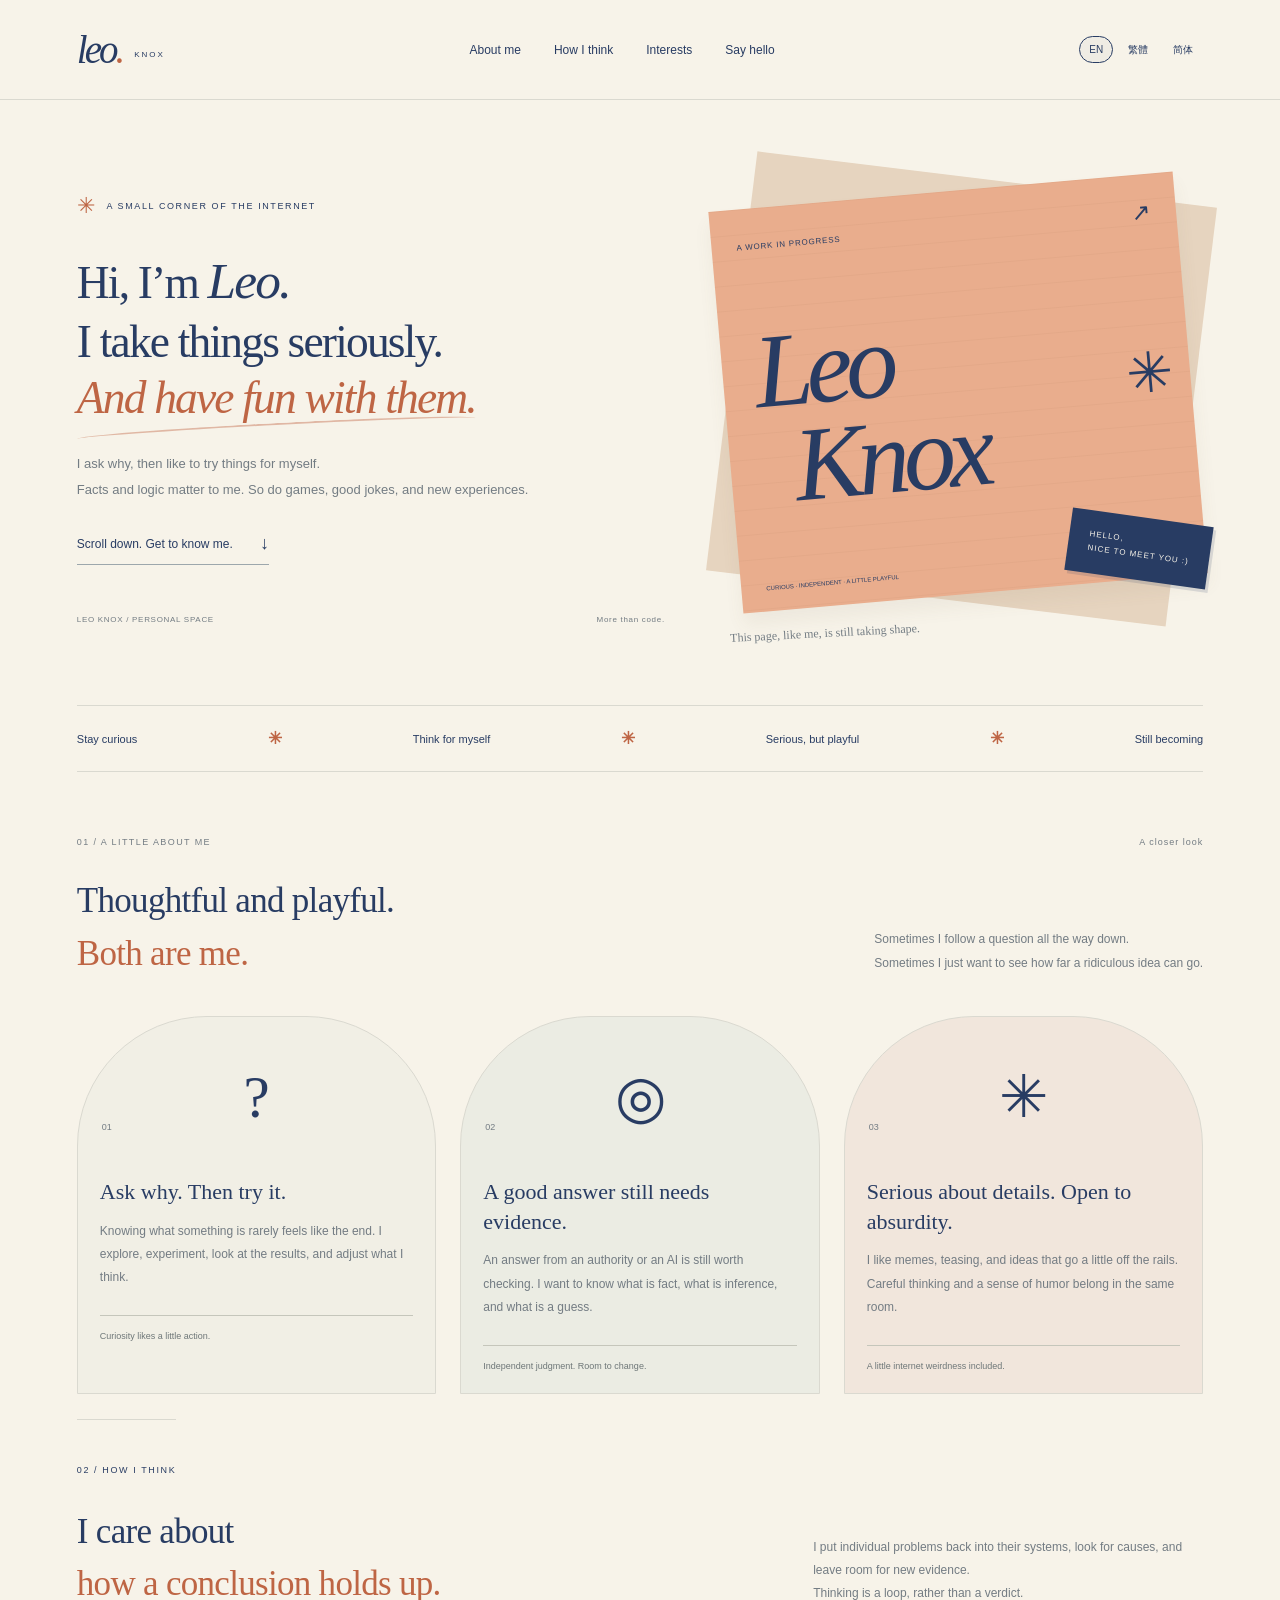
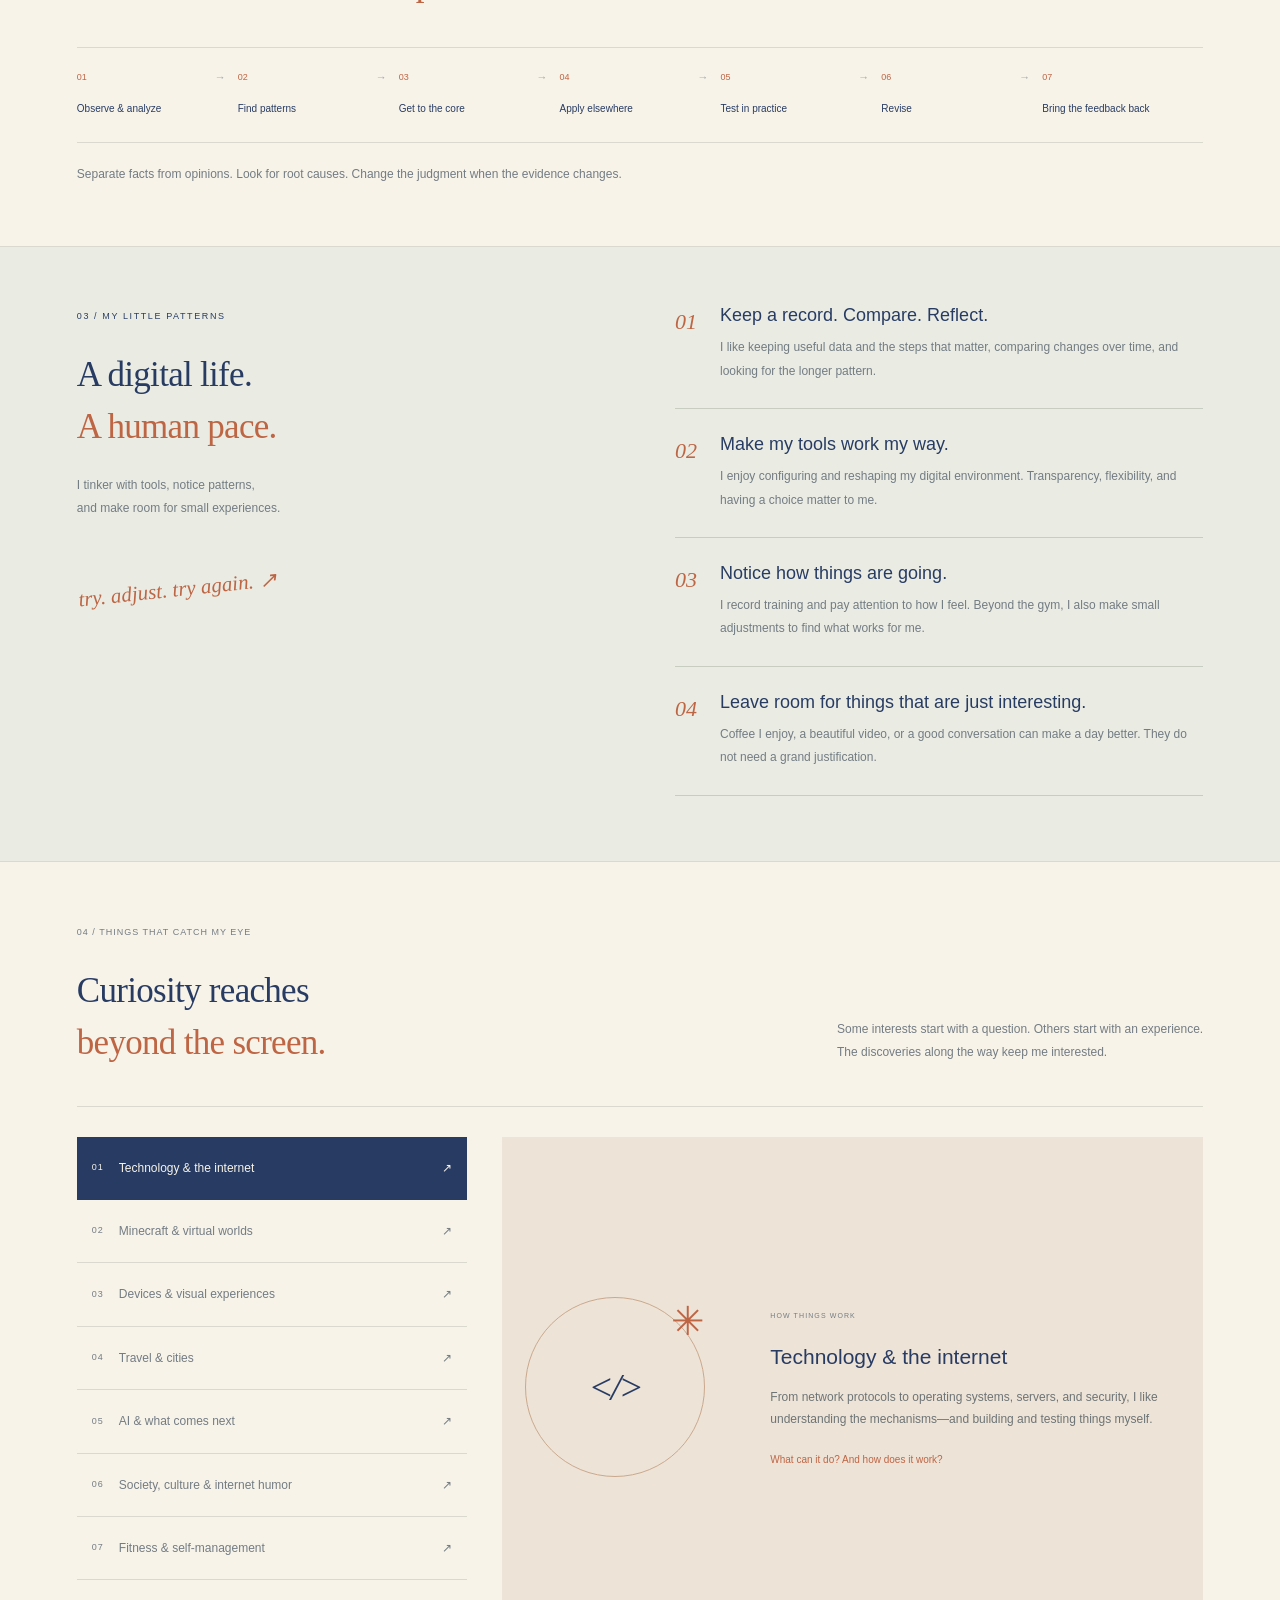
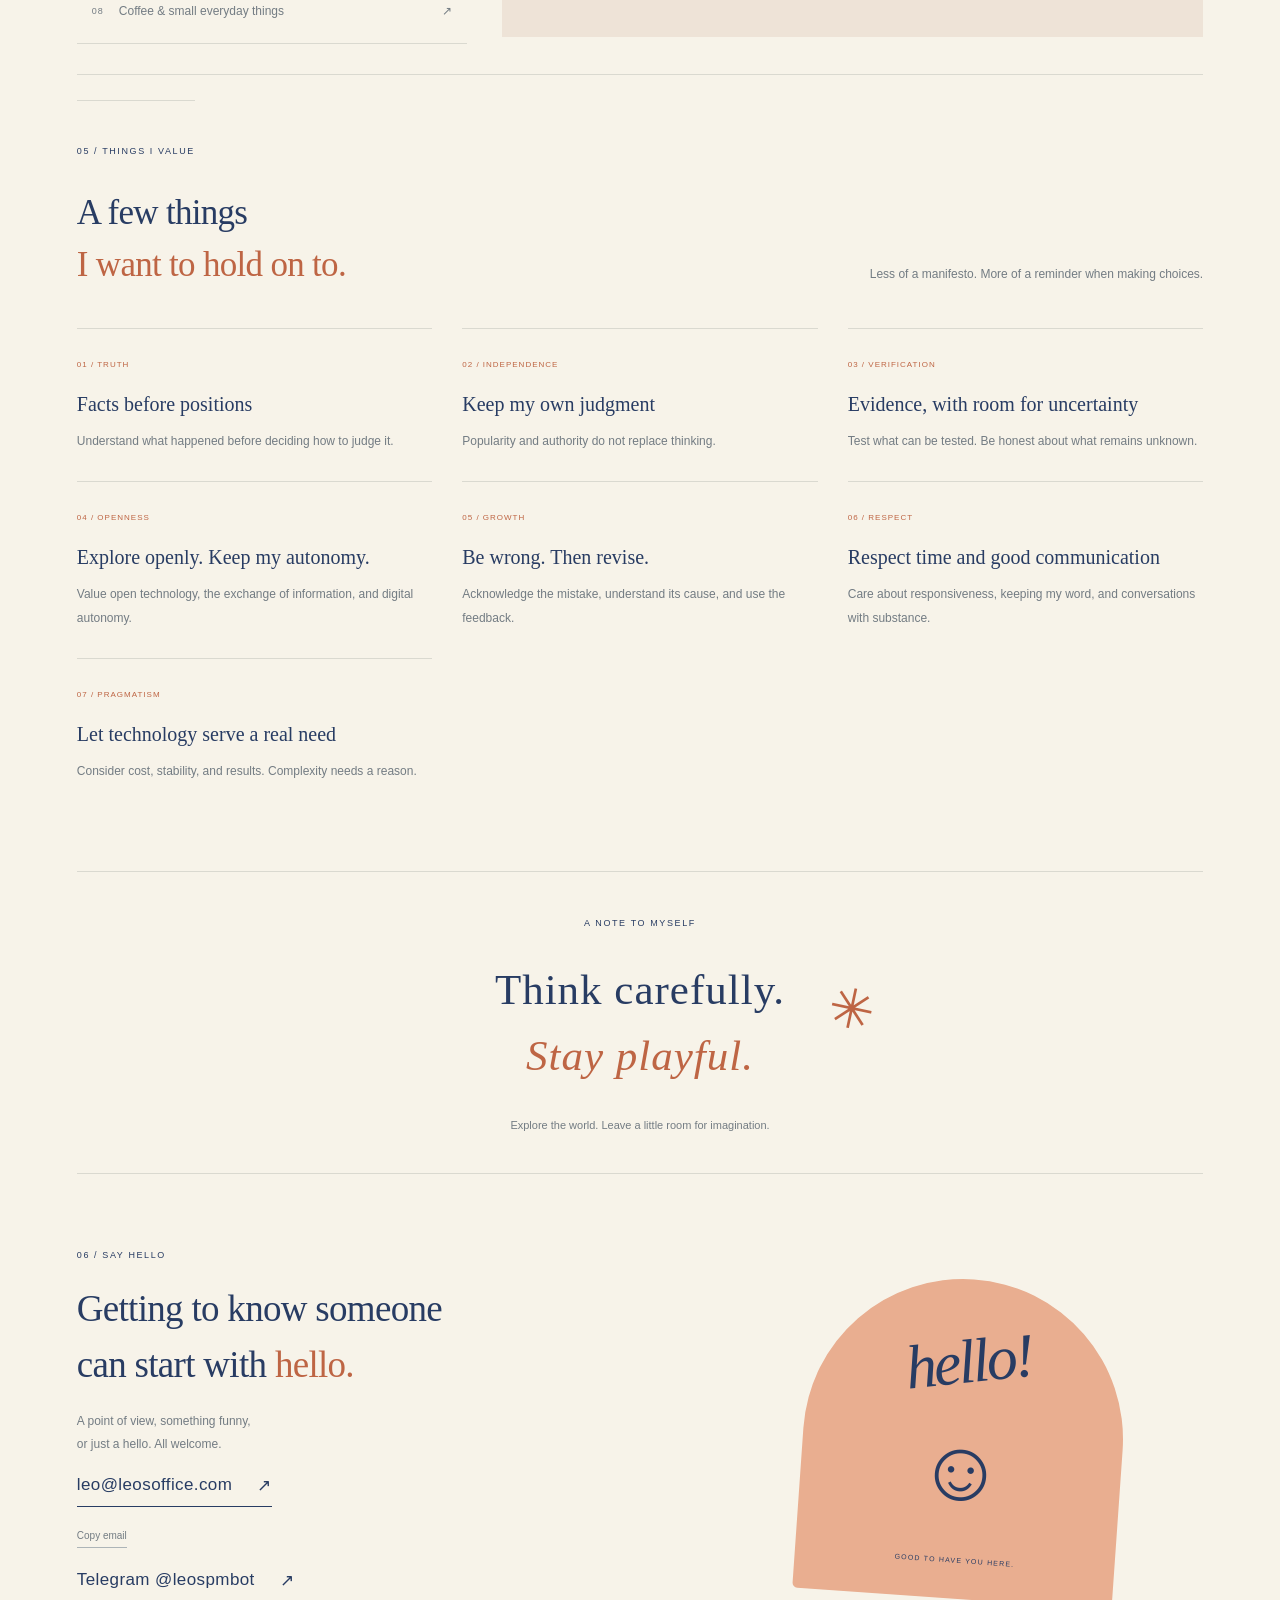
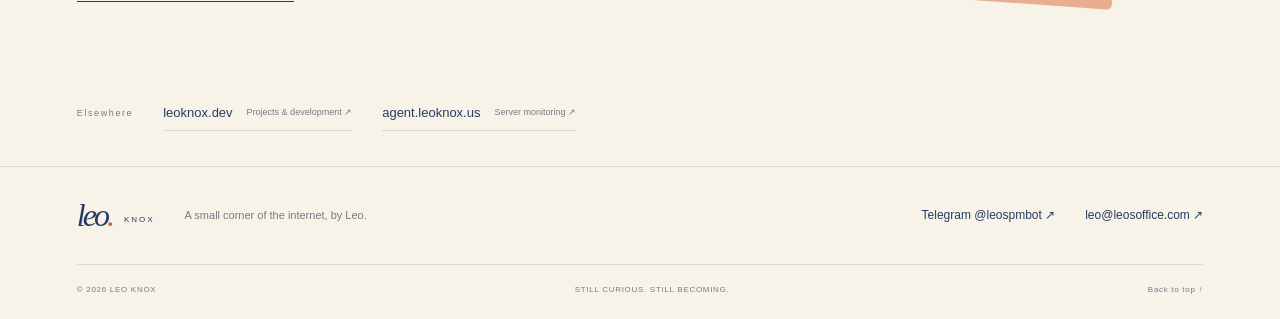
<file: index.html>
<!doctype html><html lang="en"><head><meta charset="utf-8"><meta name="viewport" content="width=device-width, initial-scale=1"><title>Leo Knox | Curious, independent, and here for the interesting bits</title><meta name="description" content="Meet Leo Knox: curious, independent, and hands-on. Technology, Minecraft, visual experiences, cities, AI, fitness, coffee, and how I make sense of the world."><meta name="robots" content="index,follow,max-image-preview:large"><meta name="theme-color" content="#f7f3e9"><link rel="canonical" href="https://www.leoknox.me/"><link rel="alternate" hreflang="en" href="https://www.leoknox.me/"><link rel="alternate" hreflang="zh-Hant" href="https://www.leoknox.me/zh-hant/"><link rel="alternate" hreflang="zh-Hans" href="https://www.leoknox.me/zh-hans/"><link rel="alternate" hreflang="x-default" href="https://www.leoknox.me/"><meta property="og:type" content="profile"><meta property="og:locale" content="en_US"><meta property="og:site_name" content="Leo Knox"><meta property="og:title" content="Leo Knox | Curious, independent, and here for the interesting bits"><meta property="og:description" content="Meet Leo Knox: curious, independent, and hands-on. Technology, Minecraft, visual experiences, cities, AI, fitness, coffee, and how I make sense of the world."><meta property="og:url" content="https://www.leoknox.me/"><meta property="og:image" content="https://www.leoknox.me/assets/og-en.png"><meta property="og:image:width" content="1200"><meta property="og:image:height" content="630"><meta property="og:image:alt" content="Leo Knox | Curious, independent, and here for the interesting bits"><meta name="twitter:card" content="summary_large_image"><meta name="twitter:title" content="Leo Knox | Curious, independent, and here for the interesting bits"><meta name="twitter:description" content="Meet Leo Knox: curious, independent, and hands-on. Technology, Minecraft, visual experiences, cities, AI, fitness, coffee, and how I make sense of the world."><meta name="twitter:image" content="https://www.leoknox.me/assets/og-en.png"><link rel="icon" type="image/svg+xml" href="assets/favicon.svg"><link rel="stylesheet" href="assets/style.css"><script type="application/ld+json">{"@context": "https://schema.org", "@type": "ProfilePage", "name": "Leo Knox | Curious, independent, and here for the interesting bits", "url": "https://www.leoknox.me/", "description": "Meet Leo Knox: curious, independent, and hands-on. Technology, Minecraft, visual experiences, cities, AI, fitness, coffee, and how I make sense of the world.", "inLanguage": "en", "mainEntity": {"@type": "Person", "name": "Leo Knox", "alternateName": "Leo", "email": "leo@leosoffice.com", "url": "https://www.leoknox.me/", "sameAs": ["https://t.me/leospmbot", "https://www.leoknox.dev/"]}}</script><script type="module" src="assets/main.js"></script></head><body><a class="skip" href="#main">Skip to content</a><header><a class="brand" href="./" aria-label="Leo’s personal homepage">leo<span>.</span><small>KNOX</small></a><button class="menu" aria-expanded="false" aria-controls="nav">Menu ＋</button><nav id="nav" aria-label="Main navigation"><a href="#person">About me</a><a href="#mind">How I think</a><a href="#interests">Interests</a><a href="#contact">Say hello</a></nav><div class="language-switch" aria-label="Choose a language"><a href="./" lang="en" hreflang="en" data-language="en" aria-current="page">EN</a><a href="zh-hant/" lang="zh-Hant" hreflang="zh-Hant" data-language="zh-Hant" >繁體</a><a href="zh-hans/" lang="zh-Hans" hreflang="zh-Hans" data-language="zh-Hans" >简体</a></div></header><div id="language-suggestion" class="language-suggestion" hidden><a id="suggested-language" href="./"></a><button id="dismiss-language" aria-label="Dismiss language suggestion / 關閉語言提示 / 关闭语言提示">×</button></div><main id="main"><section class="hero" id="hello"><div class="hero-copy"><div class="eyebrow"><span class="tiny-star">✳</span> A SMALL CORNER OF THE INTERNET</div><h1>Hi, I’m <span>Leo.</span><br>I take things seriously.<br><em>And have fun with them.</em></h1><p>I ask why, then like to try things for myself.<br>Facts and logic matter to me. So do games, good jokes, and new experiences.</p><a class="intro-link" href="#person">Scroll down. Get to know me. <span>↓</span></a><div class="hero-foot"><span>LEO KNOX / PERSONAL SPACE</span><span>More than code.</span></div></div><div class="identity-art"><div class="paper-back"></div><div class="identity-paper"><div class="paper-top"><span>A WORK IN PROGRESS</span><span>↗</span></div><div class="name-art" aria-label="Leo Knox">Leo<span>Knox<sup>✳</sup></span></div><div class="paper-bottom"><span>CURIOUS · INDEPENDENT · A LITTLE PLAYFUL</span><span>ME, STILL BECOMING.</span></div></div><div class="art-sticker">HELLO,<br>NICE TO MEET YOU :)</div><span class="art-caption">This page, like me, is still taking shape.</span></div></section><div class="small-strip"><span>Stay curious</span><b>✳</b><span>Think for myself</span><b>✳</b><span>Serious, but playful</span><b>✳</b><span>Still becoming</span></div>
<section class="person-section" id="person"><div class="section-label"><span>01 / A LITTLE ABOUT ME</span><span>A closer look</span></div><div class="person-intro"><h2>Thoughtful and playful.<br><span>Both are me.</span></h2><p>Sometimes I follow a question all the way down.<br>Sometimes I just want to see how far a ridiculous idea can go.</p></div><div class="trait-grid"><article><span class="trait-symbol">?</span><span class="trait-num">01</span><h3>Ask why. Then try it.</h3><p>Knowing what something is rarely feels like the end. I explore, experiment, look at the results, and adjust what I think.</p><span class="trait-tag">Curiosity likes a little action.</span></article><article><span class="trait-symbol">◎</span><span class="trait-num">02</span><h3>A good answer still needs evidence.</h3><p>An answer from an authority or an AI is still worth checking. I want to know what is fact, what is inference, and what is a guess.</p><span class="trait-tag">Independent judgment. Room to change.</span></article><article><span class="trait-symbol">✳</span><span class="trait-num">03</span><h3>Serious about details. Open to absurdity.</h3><p>I like memes, teasing, and ideas that go a little off the rails. Careful thinking and a sense of humor belong in the same room.</p><span class="trait-tag">A little internet weirdness included.</span></article></div></section>
<section class="mind-section" id="mind"><span class="eyebrow">02 / HOW I THINK</span><div class="person-intro"><h2>I care about<br><span>how a conclusion holds up.</span></h2><p>I put individual problems back into their systems, look for causes, and leave room for new evidence.<br>Thinking is a loop, rather than a verdict.</p></div><ol class="thinking-loop"><li><span>01</span>Observe & analyze</li><li><span>02</span>Find patterns</li><li><span>03</span>Get to the core</li><li><span>04</span>Apply elsewhere</li><li><span>05</span>Test in practice</li><li><span>06</span>Revise</li><li><span>07</span>Bring the feedback back</li></ol><p class="mind-note">Separate facts from opinions. Look for root causes. Change the judgment when the evidence changes.</p></section>
<section class="habit-section" id="habits"><div class="habit-title"><span class="eyebrow">03 / MY LITTLE PATTERNS</span><h2>A digital life.<br><span>A human pace.</span></h2><p>I tinker with tools, notice patterns,<br>and make room for small experiences.</p><span class="hand-note">try. adjust. try again. ↗</span></div><div class="habit-list"><article><span>01</span><div><h3>Keep a record. Compare. Reflect.</h3><p>I like keeping useful data and the steps that matter, comparing changes over time, and looking for the longer pattern.</p></div></article><article><span>02</span><div><h3>Make my tools work my way.</h3><p>I enjoy configuring and reshaping my digital environment. Transparency, flexibility, and having a choice matter to me.</p></div></article><article><span>03</span><div><h3>Notice how things are going.</h3><p>I record training and pay attention to how I feel. Beyond the gym, I also make small adjustments to find what works for me.</p></div></article><article><span>04</span><div><h3>Leave room for things that are just interesting.</h3><p>Coffee I enjoy, a beautiful video, or a good conversation can make a day better. They do not need a grand justification.</p></div></article></div></section>
<section class="interest-section" id="interests"><div class="section-label"><span>04 / THINGS THAT CATCH MY EYE</span></div><div class="interest-heading"><h2>Curiosity reaches<br><span>beyond the screen.</span></h2><p>Some interests start with a question. Others start with an experience.<br>The discoveries along the way keep me interested.</p></div><div class="interest-layout"><div class="interest-tabs" role="group" aria-label="Choose an interest"><button data-interest="technology" aria-controls="interest-technology" aria-pressed="true"><span>01</span> Technology & the internet <b>↗</b></button><button data-interest="minecraft" aria-controls="interest-minecraft" aria-pressed="false"><span>02</span> Minecraft & virtual worlds <b>↗</b></button><button data-interest="visuals" aria-controls="interest-visuals" aria-pressed="false"><span>03</span> Devices & visual experiences <b>↗</b></button><button data-interest="cities" aria-controls="interest-cities" aria-pressed="false"><span>04</span> Travel & cities <b>↗</b></button><button data-interest="ai" aria-controls="interest-ai" aria-pressed="false"><span>05</span> AI & what comes next <b>↗</b></button><button data-interest="culture" aria-controls="interest-culture" aria-pressed="false"><span>06</span> Society, culture & internet humor <b>↗</b></button><button data-interest="fitness" aria-controls="interest-fitness" aria-pressed="false"><span>07</span> Fitness & self-management <b>↗</b></button><button data-interest="coffee" aria-controls="interest-coffee" aria-pressed="false"><span>08</span> Coffee & small everyday things <b>↗</b></button></div><div class="interest-panels" aria-live="polite"><article class="interest-view" id="interest-technology" data-interest-panel="technology"><div class="interest-illustration" aria-hidden="true"><span>&lt;/&gt;</span><i>✳</i></div><div class="interest-text"><span>HOW THINGS WORK</span><h3>Technology & the internet</h3><p>From network protocols to operating systems, servers, and security, I like understanding the mechanisms—and building and testing things myself.</p><span class="interest-caption">What can it do? And how does it work?</span></div></article><article class="interest-view" id="interest-minecraft" data-interest-panel="minecraft"><div class="interest-illustration" aria-hidden="true"><span>▦</span><i>✳</i></div><div class="interest-text"><span>WORLDS TO EXPLORE</span><h3>Minecraft & virtual worlds</h3><p>I enjoy the freedom to explore and create in Minecraft, along with the interactions, communities, and players from different language backgrounds.</p><span class="interest-caption">There is a world to explore, and people to share it with.</span></div></article><article class="interest-view" id="interest-visuals" data-interest-panel="visuals"><div class="interest-illustration" aria-hidden="true"><span>◉</span><i>✳</i></div><div class="interest-text"><span>DETAILS YOU CAN FEEL</span><h3>Devices & visual experiences</h3><p>Displays, HDR, high refresh rates, hardware, and the feel of a system catch my attention. Specs help, but I still want to see the result for myself.</p><span class="interest-caption">Sometimes a beautiful image is its own reward.</span></div></article><article class="interest-view" id="interest-cities" data-interest-panel="cities"><div class="interest-illustration" aria-hidden="true"><span>↗</span><i>✳</i></div><div class="interest-text"><span>OUTSIDE THE SCREEN</span><h3>Travel & cities</h3><p>I enjoy different cities and environments, noticing transport, infrastructure, public services, and ways of living. Travel is also a way of understanding how the world works.</p><span class="interest-caption">Look at the view. Then look at how the city runs.</span></div></article><article class="interest-view" id="interest-ai" data-interest-panel="ai"><div class="interest-illustration" aria-hidden="true"><span>✧</span><i>✳</i></div><div class="interest-text"><span>TOOLS AND QUESTIONS</span><h3>AI & what comes next</h3><p>I use AI, but I also question its limits, reasoning, and mistakes. It is both a collaborator and something I want to understand better.</p><span class="interest-caption">Embrace the tool. Keep the judgment.</span></div></article><article class="interest-view" id="interest-culture" data-interest-panel="culture"><div class="interest-illustration" aria-hidden="true"><span>!?</span><i>✳</i></div><div class="interest-text"><span>IDEAS WORTH SHARING</span><h3>Society, culture & internet humor</h3><p>An everyday event can lead me into a conversation about history, institutions, incentives, or behavior. Memes and wildly exaggerated ideas have a place too.</p><span class="interest-caption">A conversation can go deep—or get delightfully weird.</span></div></article><article class="interest-view" id="interest-fitness" data-interest-panel="fitness"><div class="interest-illustration" aria-hidden="true"><span>↟</span><i>✳</i></div><div class="interest-text"><span>NOTICE THE PROGRESS</span><h3>Fitness & self-management</h3><p>Training, records, and observation help me understand how I am doing. I like having data alongside my own impressions when I look for progress.</p><span class="interest-caption">Notice what changed. Adjust the next step.</span></div></article><article class="interest-view" id="interest-coffee" data-interest-panel="coffee"><div class="interest-illustration" aria-hidden="true"><span>~</span><i>✳</i></div><div class="interest-text"><span>SMALL THINGS MATTER</span><h3>Coffee & small everyday things</h3><p>Coffee that tastes right, a relaxed but interesting conversation, or a sudden idea can make an ordinary day more enjoyable.</p><span class="interest-caption">Small things are worth paying attention to.</span></div></article></div></div></section>
<section class="principle-section" id="principles"><span class="eyebrow">05 / THINGS I VALUE</span><div class="person-intro"><h2>A few things<br><span>I want to hold on to.</span></h2><p>Less of a manifesto. More of a reminder when making choices.</p></div><div class="principle-grid"><article><span>01 / TRUTH</span><h3>Facts before positions</h3><p>Understand what happened before deciding how to judge it.</p></article><article><span>02 / INDEPENDENCE</span><h3>Keep my own judgment</h3><p>Popularity and authority do not replace thinking.</p></article><article><span>03 / VERIFICATION</span><h3>Evidence, with room for uncertainty</h3><p>Test what can be tested. Be honest about what remains unknown.</p></article><article><span>04 / OPENNESS</span><h3>Explore openly. Keep my autonomy.</h3><p>Value open technology, the exchange of information, and digital autonomy.</p></article><article><span>05 / GROWTH</span><h3>Be wrong. Then revise.</h3><p>Acknowledge the mistake, understand its cause, and use the feedback.</p></article><article><span>06 / RESPECT</span><h3>Respect time and good communication</h3><p>Care about responsiveness, keeping my word, and conversations with substance.</p></article><article><span>07 / PRAGMATISM</span><h3>Let technology serve a real need</h3><p>Consider cost, stability, and results. Complexity needs a reason.</p></article></div></section>
<section class="notebook"><span class="eyebrow">A NOTE TO MYSELF</span><p>Think carefully.<br><span>Stay playful.</span><i>✳</i></p><span>Explore the world. Leave a little room for imagination.</span></section>
<section class="contact-section" id="contact"><div><span class="eyebrow">06 / SAY HELLO</span><h2>Getting to know someone<br>can start with<span> hello.</span></h2><p>A point of view, something funny,<br>or just a hello. All welcome.</p><a class="email" href="mailto:leo@leosoffice.com">leo@leosoffice.com <span>↗</span></a><button id="copy-email" data-copied="Copied ✓" data-copy-status="Email copied." data-copy-fail="Please copy manually: leo@leosoffice.com">Copy email</button><a class="email tg" href="https://t.me/leospmbot">Telegram @leospmbot <span>↗</span></a><p id="copy-status" role="status"></p></div><div class="contact-art" aria-hidden="true"><span>hello!</span><i>☺</i><small>GOOD TO HAVE YOU HERE.</small></div></section></main><section class="friends"><span class="eyebrow">Elsewhere</span><a href="https://www.leoknox.dev/">leoknox.dev <span>Projects & development ↗</span></a><a href="https://agent.leoknox.us/">agent.leoknox.us <span>Server monitoring ↗</span></a></section><footer><a class="brand" href="./">leo<span>.</span><small>KNOX</small></a><span>A small corner of the internet, by Leo.</span><a class="footer-tg" href="https://t.me/leospmbot">Telegram @leospmbot ↗</a><a href="mailto:leo@leosoffice.com">leo@leosoffice.com ↗</a><div class="footer-bottom"><span>© 2026 LEO KNOX</span><span>STILL CURIOUS. STILL BECOMING.</span><a href="#main">Back to top ↑</a></div></footer></body></html>
</file>
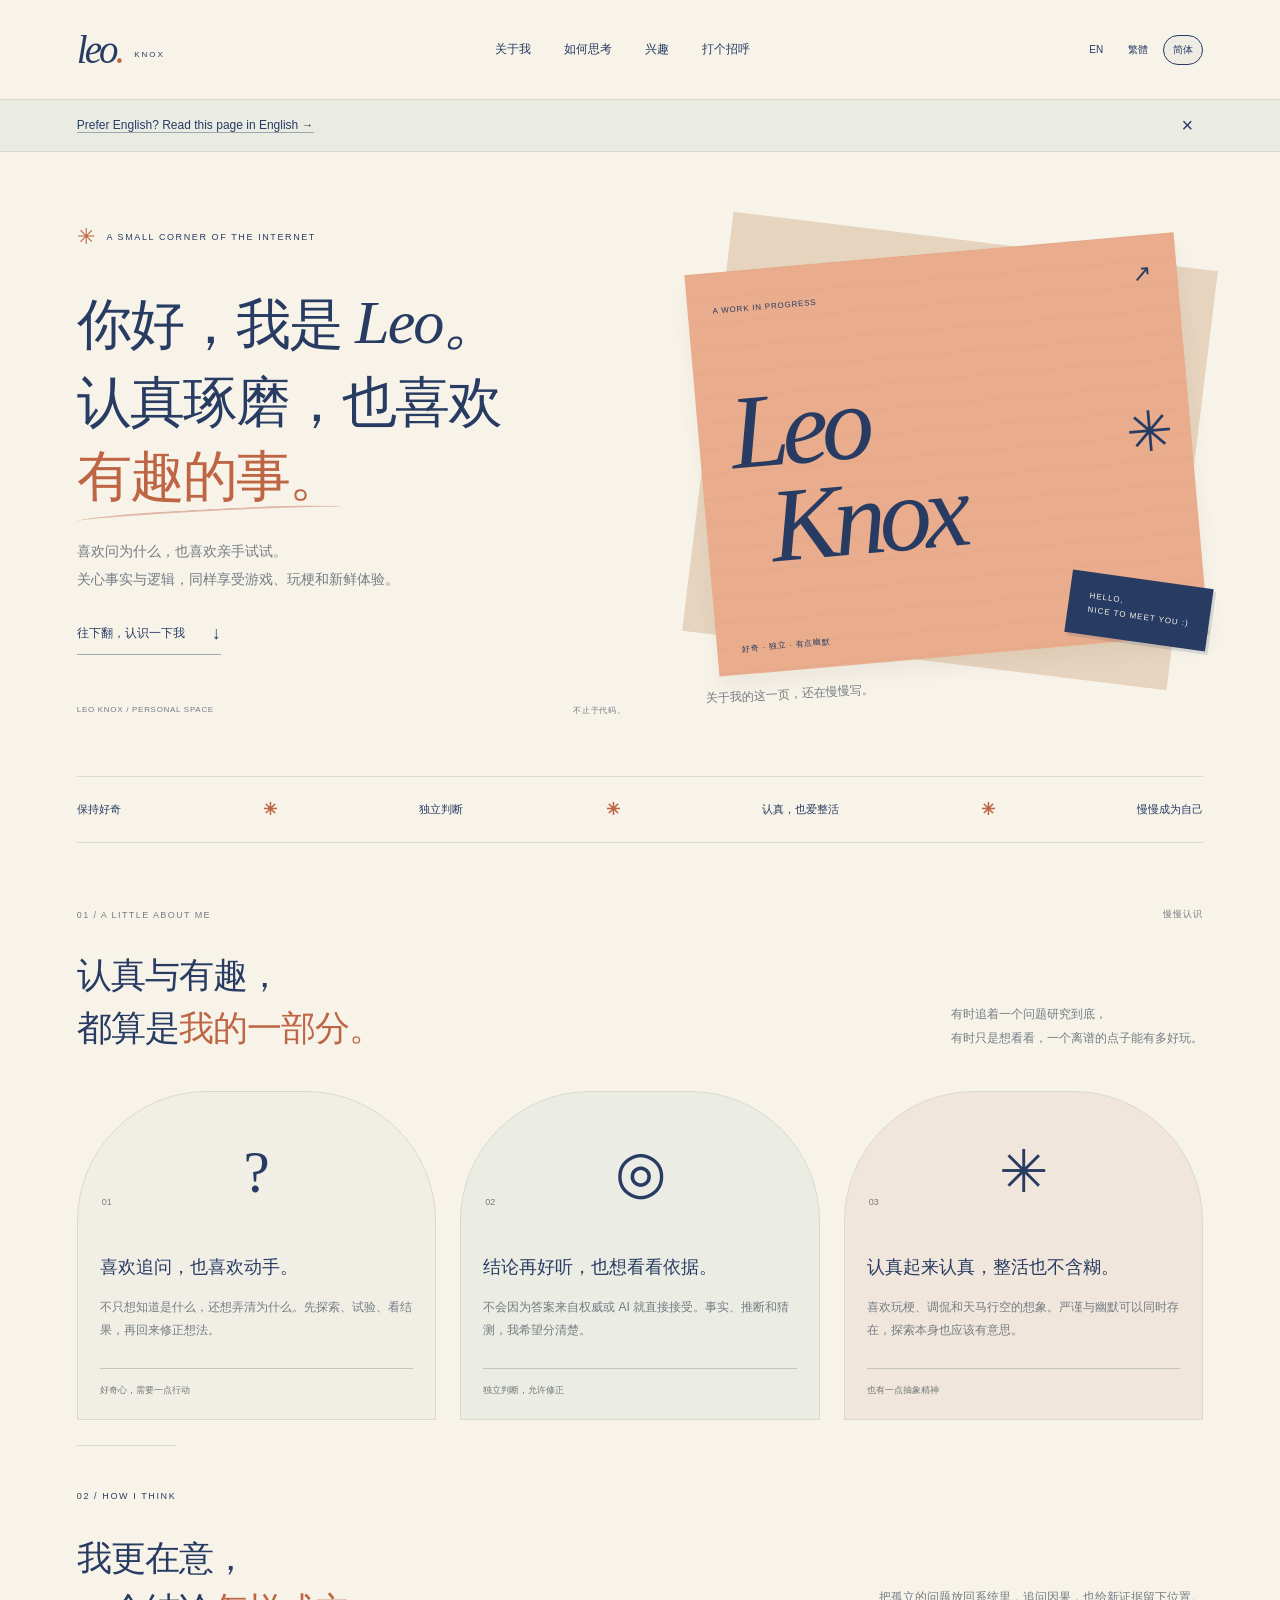
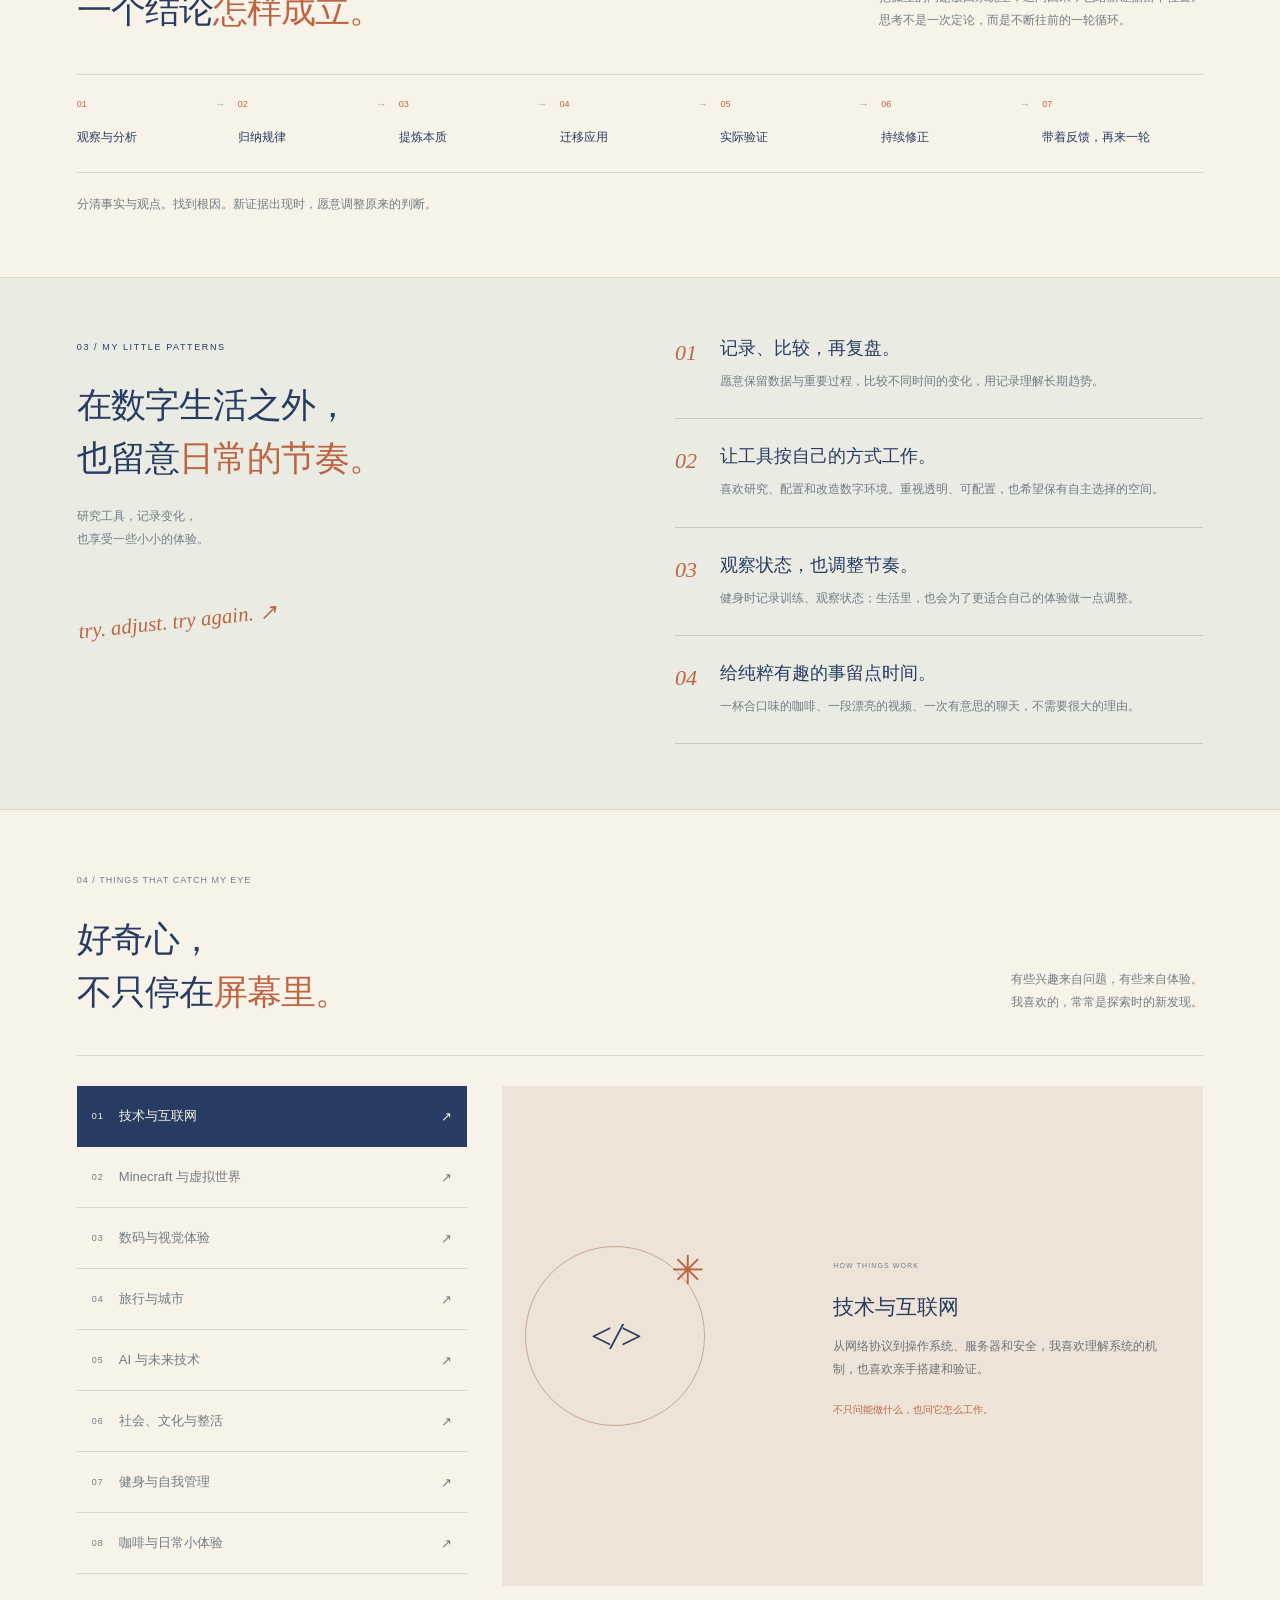
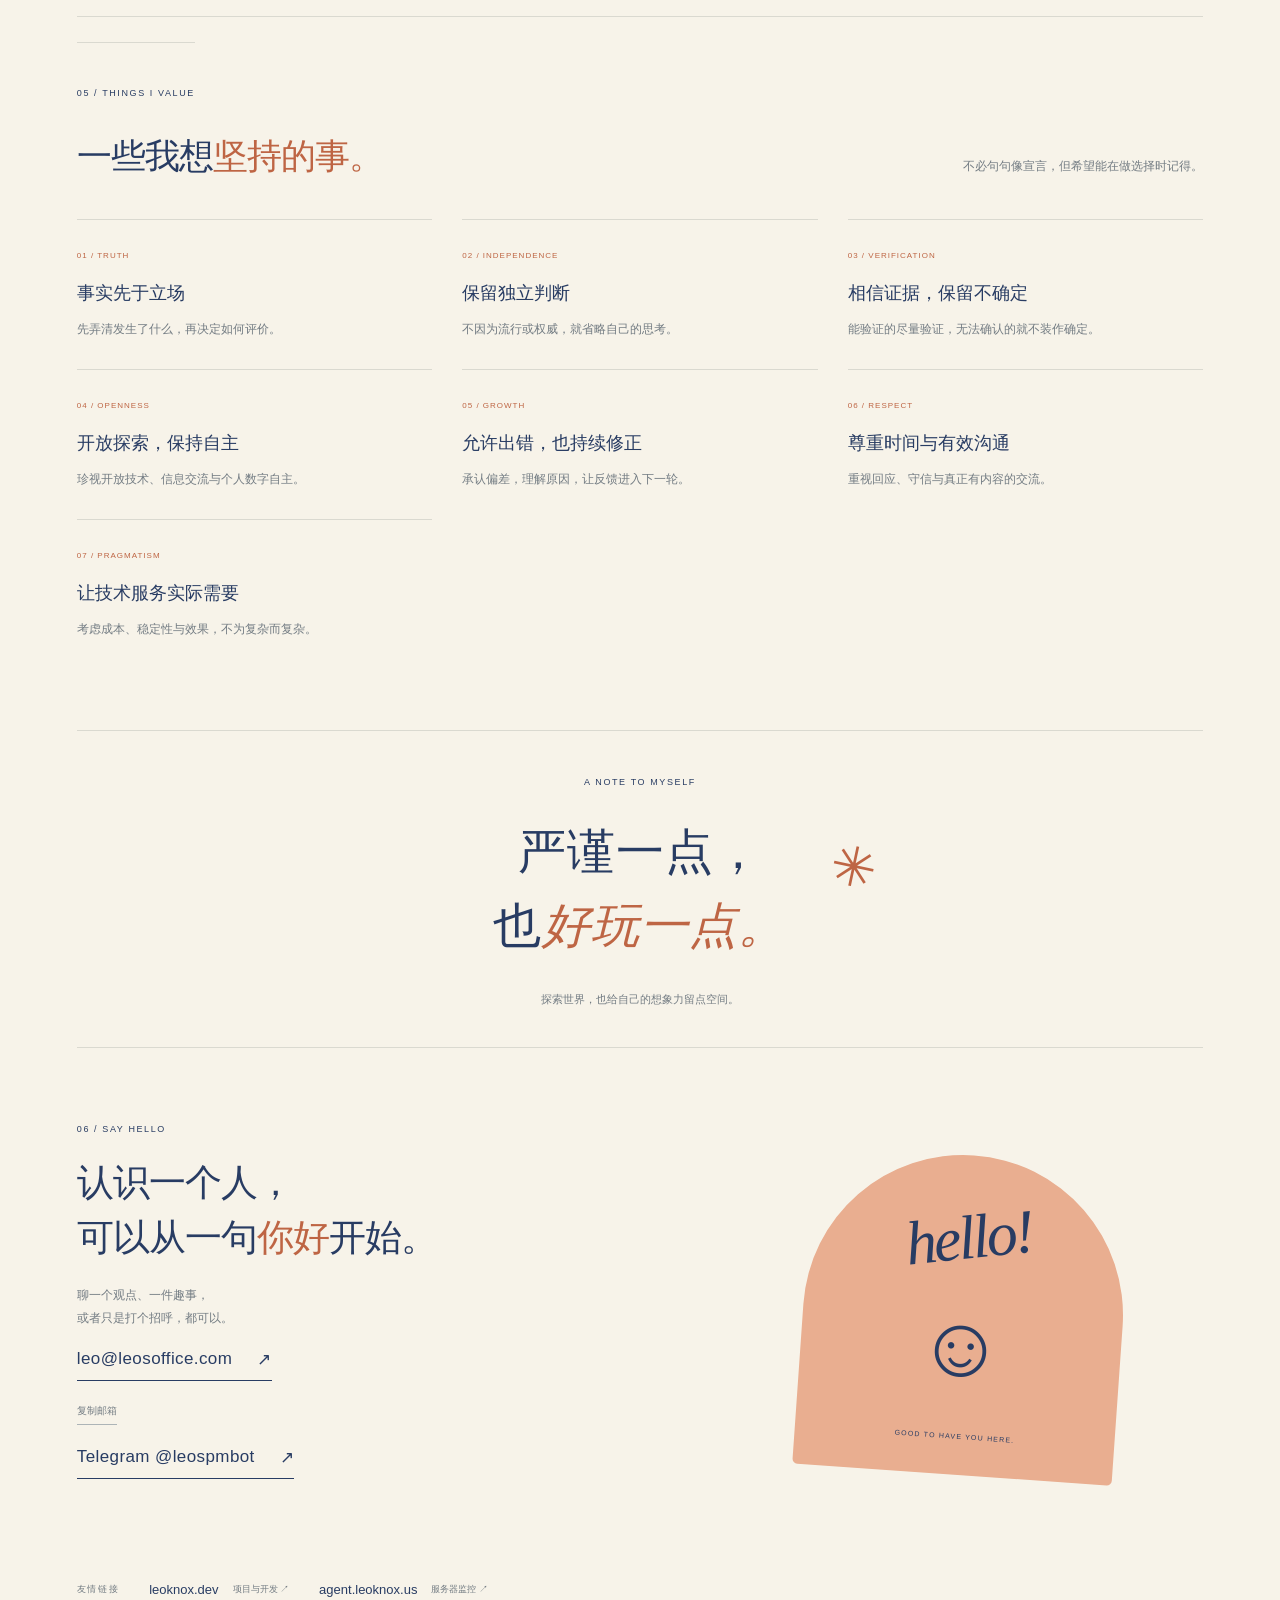
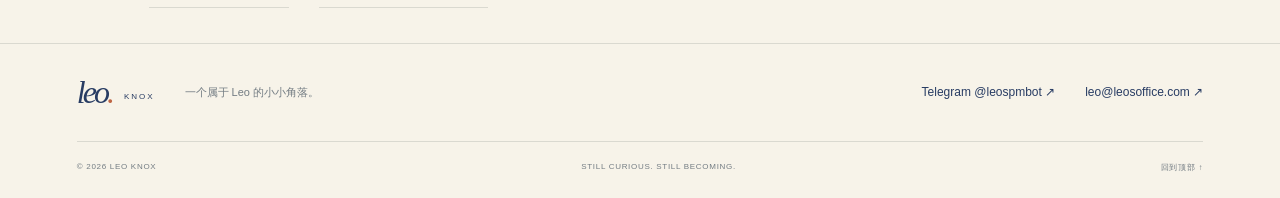
<file: zh-hans/index.html>
<!doctype html><html lang="zh-Hans"><head><meta charset="utf-8"><meta name="viewport" content="width=device-width, initial-scale=1"><title>Leo Knox｜好奇、独立思考，也喜欢有趣的事</title><meta name="description" content="认识 Leo Knox：好奇、独立思考、动手实践。聊聊技术、Minecraft、数码体验、城市旅行、AI、健身、咖啡，以及我理解世界的方式。"><meta name="robots" content="index,follow,max-image-preview:large"><meta name="theme-color" content="#f7f3e9"><link rel="canonical" href="https://www.leoknox.me/zh-hans/"><link rel="alternate" hreflang="en" href="https://www.leoknox.me/"><link rel="alternate" hreflang="zh-Hant" href="https://www.leoknox.me/zh-hant/"><link rel="alternate" hreflang="zh-Hans" href="https://www.leoknox.me/zh-hans/"><link rel="alternate" hreflang="x-default" href="https://www.leoknox.me/"><meta property="og:type" content="profile"><meta property="og:locale" content="zh_CN"><meta property="og:site_name" content="Leo Knox"><meta property="og:title" content="Leo Knox｜好奇、独立思考，也喜欢有趣的事"><meta property="og:description" content="认识 Leo Knox：好奇、独立思考、动手实践。聊聊技术、Minecraft、数码体验、城市旅行、AI、健身、咖啡，以及我理解世界的方式。"><meta property="og:url" content="https://www.leoknox.me/zh-hans/"><meta property="og:image" content="https://www.leoknox.me/assets/og-zh-Hans.png"><meta property="og:image:width" content="1200"><meta property="og:image:height" content="630"><meta property="og:image:alt" content="Leo Knox｜好奇、独立思考，也喜欢有趣的事"><meta name="twitter:card" content="summary_large_image"><meta name="twitter:title" content="Leo Knox｜好奇、独立思考，也喜欢有趣的事"><meta name="twitter:description" content="认识 Leo Knox：好奇、独立思考、动手实践。聊聊技术、Minecraft、数码体验、城市旅行、AI、健身、咖啡，以及我理解世界的方式。"><meta name="twitter:image" content="https://www.leoknox.me/assets/og-zh-Hans.png"><link rel="icon" type="image/svg+xml" href="../assets/favicon.svg"><link rel="stylesheet" href="../assets/style.css"><script type="application/ld+json">{"@context": "https://schema.org", "@type": "ProfilePage", "name": "Leo Knox｜好奇、独立思考，也喜欢有趣的事", "url": "https://www.leoknox.me/zh-hans/", "description": "认识 Leo Knox：好奇、独立思考、动手实践。聊聊技术、Minecraft、数码体验、城市旅行、AI、健身、咖啡，以及我理解世界的方式。", "inLanguage": "zh-Hans", "mainEntity": {"@type": "Person", "name": "Leo Knox", "alternateName": "Leo", "email": "leo@leosoffice.com", "url": "https://www.leoknox.me/zh-hans/", "sameAs": ["https://t.me/leospmbot", "https://www.leoknox.dev/"]}}</script><script type="module" src="../assets/main.js"></script></head><body><a class="skip" href="#main">跳到正文</a><header><a class="brand" href="./" aria-label="Leo 的个人主页">leo<span>.</span><small>KNOX</small></a><button class="menu" aria-expanded="false" aria-controls="nav">菜单 ＋</button><nav id="nav" aria-label="主导航"><a href="#person">关于我</a><a href="#mind">如何思考</a><a href="#interests">兴趣</a><a href="#contact">打个招呼</a></nav><div class="language-switch" aria-label="选择语言"><a href="../" lang="en" hreflang="en" data-language="en" >EN</a><a href="../zh-hant/" lang="zh-Hant" hreflang="zh-Hant" data-language="zh-Hant" >繁體</a><a href="../zh-hans/" lang="zh-Hans" hreflang="zh-Hans" data-language="zh-Hans" aria-current="page">简体</a></div></header><div id="language-suggestion" class="language-suggestion" hidden><a id="suggested-language" href="./"></a><button id="dismiss-language" aria-label="Dismiss language suggestion / 關閉語言提示 / 关闭语言提示">×</button></div><main id="main"><section class="hero" id="hello"><div class="hero-copy"><div class="eyebrow"><span class="tiny-star">✳</span> A SMALL CORNER OF THE INTERNET</div><h1>你好，我是 <span>Leo。</span><br>认真琢磨，也喜欢<br><em>有趣的事。</em></h1><p>喜欢问为什么，也喜欢亲手试试。<br>关心事实与逻辑，同样享受游戏、玩梗和新鲜体验。</p><a class="intro-link" href="#person">往下翻，认识一下我 <span>↓</span></a><div class="hero-foot"><span>LEO KNOX / PERSONAL SPACE</span><span>不止于代码。</span></div></div><div class="identity-art"><div class="paper-back"></div><div class="identity-paper"><div class="paper-top"><span>A WORK IN PROGRESS</span><span>↗</span></div><div class="name-art" aria-label="Leo Knox">Leo<span>Knox<sup>✳</sup></span></div><div class="paper-bottom"><span>好奇 · 独立 · 有点幽默</span><span>ME, STILL BECOMING.</span></div></div><div class="art-sticker">HELLO,<br>NICE TO MEET YOU :)</div><span class="art-caption">关于我的这一页，还在慢慢写。</span></div></section><div class="small-strip"><span>保持好奇</span><b>✳</b><span>独立判断</span><b>✳</b><span>认真，也爱整活</span><b>✳</b><span>慢慢成为自己</span></div>
<section class="person-section" id="person"><div class="section-label"><span>01 / A LITTLE ABOUT ME</span><span>慢慢认识</span></div><div class="person-intro"><h2>认真与有趣，<br>都算是<span>我的一部分。</span></h2><p>有时追着一个问题研究到底，<br>有时只是想看看，一个离谱的点子能有多好玩。</p></div><div class="trait-grid"><article><span class="trait-symbol">?</span><span class="trait-num">01</span><h3>喜欢追问，也喜欢动手。</h3><p>不只想知道是什么，还想弄清为什么。先探索、试验、看结果，再回来修正想法。</p><span class="trait-tag">好奇心，需要一点行动</span></article><article><span class="trait-symbol">◎</span><span class="trait-num">02</span><h3>结论再好听，也想看看依据。</h3><p>不会因为答案来自权威或 AI 就直接接受。事实、推断和猜测，我希望分清楚。</p><span class="trait-tag">独立判断，允许修正</span></article><article><span class="trait-symbol">✳</span><span class="trait-num">03</span><h3>认真起来认真，整活也不含糊。</h3><p>喜欢玩梗、调侃和天马行空的想象。严谨与幽默可以同时存在，探索本身也应该有意思。</p><span class="trait-tag">也有一点抽象精神</span></article></div></section>
<section class="mind-section" id="mind"><span class="eyebrow">02 / HOW I THINK</span><div class="person-intro"><h2>我更在意，<br>一个结论<span>怎样成立。</span></h2><p>把孤立的问题放回系统里，追问因果，也给新证据留下位置。<br>思考不是一次定论，而是不断往前的一轮循环。</p></div><ol class="thinking-loop"><li><span>01</span>观察与分析</li><li><span>02</span>归纳规律</li><li><span>03</span>提炼本质</li><li><span>04</span>迁移应用</li><li><span>05</span>实际验证</li><li><span>06</span>持续修正</li><li><span>07</span>带着反馈，再来一轮</li></ol><p class="mind-note">分清事实与观点。找到根因。新证据出现时，愿意调整原来的判断。</p></section>
<section class="habit-section" id="habits"><div class="habit-title"><span class="eyebrow">03 / MY LITTLE PATTERNS</span><h2>在数字生活之外，<br>也留意<span>日常的节奏。</span></h2><p>研究工具，记录变化，<br>也享受一些小小的体验。</p><span class="hand-note">try. adjust. try again. ↗</span></div><div class="habit-list"><article><span>01</span><div><h3>记录、比较，再复盘。</h3><p>愿意保留数据与重要过程，比较不同时间的变化，用记录理解长期趋势。</p></div></article><article><span>02</span><div><h3>让工具按自己的方式工作。</h3><p>喜欢研究、配置和改造数字环境。重视透明、可配置，也希望保有自主选择的空间。</p></div></article><article><span>03</span><div><h3>观察状态，也调整节奏。</h3><p>健身时记录训练、观察状态；生活里，也会为了更适合自己的体验做一点调整。</p></div></article><article><span>04</span><div><h3>给纯粹有趣的事留点时间。</h3><p>一杯合口味的咖啡、一段漂亮的视频、一次有意思的聊天，不需要很大的理由。</p></div></article></div></section>
<section class="interest-section" id="interests"><div class="section-label"><span>04 / THINGS THAT CATCH MY EYE</span></div><div class="interest-heading"><h2>好奇心，<br>不只停在<span>屏幕里。</span></h2><p>有些兴趣来自问题，有些来自体验。<br>我喜欢的，常常是探索时的新发现。</p></div><div class="interest-layout"><div class="interest-tabs" role="group" aria-label="选择兴趣"><button data-interest="technology" aria-controls="interest-technology" aria-pressed="true"><span>01</span> 技术与互联网 <b>↗</b></button><button data-interest="minecraft" aria-controls="interest-minecraft" aria-pressed="false"><span>02</span> Minecraft 与虚拟世界 <b>↗</b></button><button data-interest="visuals" aria-controls="interest-visuals" aria-pressed="false"><span>03</span> 数码与视觉体验 <b>↗</b></button><button data-interest="cities" aria-controls="interest-cities" aria-pressed="false"><span>04</span> 旅行与城市 <b>↗</b></button><button data-interest="ai" aria-controls="interest-ai" aria-pressed="false"><span>05</span> AI 与未来技术 <b>↗</b></button><button data-interest="culture" aria-controls="interest-culture" aria-pressed="false"><span>06</span> 社会、文化与整活 <b>↗</b></button><button data-interest="fitness" aria-controls="interest-fitness" aria-pressed="false"><span>07</span> 健身与自我管理 <b>↗</b></button><button data-interest="coffee" aria-controls="interest-coffee" aria-pressed="false"><span>08</span> 咖啡与日常小体验 <b>↗</b></button></div><div class="interest-panels" aria-live="polite"><article class="interest-view" id="interest-technology" data-interest-panel="technology"><div class="interest-illustration" aria-hidden="true"><span>&lt;/&gt;</span><i>✳</i></div><div class="interest-text"><span>HOW THINGS WORK</span><h3>技术与互联网</h3><p>从网络协议到操作系统、服务器和安全，我喜欢理解系统的机制，也喜欢亲手搭建和验证。</p><span class="interest-caption">不只问能做什么，也问它怎么工作。</span></div></article><article class="interest-view" id="interest-minecraft" data-interest-panel="minecraft"><div class="interest-illustration" aria-hidden="true"><span>▦</span><i>✳</i></div><div class="interest-text"><span>WORLDS TO EXPLORE</span><h3>Minecraft 与虚拟世界</h3><p>喜欢 Minecraft 的自由度、探索与创造，也对互动、社群以及不同语言背景的玩家感兴趣。</p><span class="interest-caption">游戏的目标之外，还有一起玩的人。</span></div></article><article class="interest-view" id="interest-visuals" data-interest-panel="visuals"><div class="interest-illustration" aria-hidden="true"><span>◉</span><i>✳</i></div><div class="interest-text"><span>DETAILS YOU CAN FEEL</span><h3>数码与视觉体验</h3><p>会关注屏幕、HDR、高刷新率、硬件性能与系统体验。参数可以比较，真正的感受还得亲眼看看。</p><span class="interest-caption">一段漂亮的画面，本身就能带来快乐。</span></div></article><article class="interest-view" id="interest-cities" data-interest-panel="cities"><div class="interest-illustration" aria-hidden="true"><span>↗</span><i>✳</i></div><div class="interest-text"><span>OUTSIDE THE SCREEN</span><h3>旅行与城市</h3><p>喜欢接触不同城市与环境，观察交通、基础设施、公共服务和生活方式。旅行也是理解现实世界的方式。</p><span class="interest-caption">不只看风景，也看看一座城市如何运转。</span></div></article><article class="interest-view" id="interest-ai" data-interest-panel="ai"><div class="interest-illustration" aria-hidden="true"><span>✧</span><i>✳</i></div><div class="interest-text"><span>TOOLS AND QUESTIONS</span><h3>AI 与未来技术</h3><p>乐于使用 AI，也关心能力边界、推理质量与错误。它既是协作者，也是值得继续研究和质疑的对象。</p><span class="interest-caption">拥抱新工具，但不交出自己的判断。</span></div></article><article class="interest-view" id="interest-culture" data-interest-panel="culture"><div class="interest-illustration" aria-hidden="true"><span>!?</span><i>✳</i></div><div class="interest-text"><span>IDEAS WORTH SHARING</span><h3>社会、文化与整活</h3><p>喜欢从日常事件聊到历史、制度、激励和人的行为，也喜欢互联网幽默、表情包与创造性的夸张想象。</p><span class="interest-caption">交流可以有深度，也可以很抽象。</span></div></article><article class="interest-view" id="interest-fitness" data-interest-panel="fitness"><div class="interest-illustration" aria-hidden="true"><span>↟</span><i>✳</i></div><div class="interest-text"><span>NOTICE THE PROGRESS</span><h3>健身与自我管理</h3><p>通过训练、记录与观察了解自己的状态。比起只靠感觉，也愿意用数据看看变化发生在哪里。</p><span class="interest-caption">观察进展，再调整下一步。</span></div></article><article class="interest-view" id="interest-coffee" data-interest-panel="coffee"><div class="interest-illustration" aria-hidden="true"><span>~</span><i>✳</i></div><div class="interest-text"><span>SMALL THINGS MATTER</span><h3>咖啡与日常小体验</h3><p>一杯合口味的咖啡、一场轻松又有内容的聊天，或者突然冒出的点子，都可以让普通的一天更有意思。</p><span class="interest-caption">一些小事，也值得认真感受。</span></div></article></div></div></section>
<section class="principle-section" id="principles"><span class="eyebrow">05 / THINGS I VALUE</span><div class="person-intro"><h2>一些我想<span>坚持的事。</span></h2><p>不必句句像宣言，但希望能在做选择时记得。</p></div><div class="principle-grid"><article><span>01 / TRUTH</span><h3>事实先于立场</h3><p>先弄清发生了什么，再决定如何评价。</p></article><article><span>02 / INDEPENDENCE</span><h3>保留独立判断</h3><p>不因为流行或权威，就省略自己的思考。</p></article><article><span>03 / VERIFICATION</span><h3>相信证据，保留不确定</h3><p>能验证的尽量验证，无法确认的就不装作确定。</p></article><article><span>04 / OPENNESS</span><h3>开放探索，保持自主</h3><p>珍视开放技术、信息交流与个人数字自主。</p></article><article><span>05 / GROWTH</span><h3>允许出错，也持续修正</h3><p>承认偏差，理解原因，让反馈进入下一轮。</p></article><article><span>06 / RESPECT</span><h3>尊重时间与有效沟通</h3><p>重视回应、守信与真正有内容的交流。</p></article><article><span>07 / PRAGMATISM</span><h3>让技术服务实际需要</h3><p>考虑成本、稳定性与效果，不为复杂而复杂。</p></article></div></section>
<section class="notebook"><span class="eyebrow">A NOTE TO MYSELF</span><p>严谨一点，<br>也<span>好玩一点。</span><i>✳</i></p><span>探索世界，也给自己的想象力留点空间。</span></section>
<section class="contact-section" id="contact"><div><span class="eyebrow">06 / SAY HELLO</span><h2>认识一个人，<br>可以从一句<span>你好</span>开始。</h2><p>聊一个观点、一件趣事，<br>或者只是打个招呼，都可以。</p><a class="email" href="mailto:leo@leosoffice.com">leo@leosoffice.com <span>↗</span></a><button id="copy-email" data-copied="已复制 ✓" data-copy-status="邮箱已复制。" data-copy-fail="请手动复制：leo@leosoffice.com">复制邮箱</button><a class="email tg" href="https://t.me/leospmbot">Telegram @leospmbot <span>↗</span></a><p id="copy-status" role="status"></p></div><div class="contact-art" aria-hidden="true"><span>hello!</span><i>☺</i><small>GOOD TO HAVE YOU HERE.</small></div></section></main><section class="friends"><span class="eyebrow">友情链接</span><a href="https://www.leoknox.dev/">leoknox.dev <span>项目与开发 ↗</span></a><a href="https://agent.leoknox.us/">agent.leoknox.us <span>服务器监控 ↗</span></a></section><footer><a class="brand" href="./">leo<span>.</span><small>KNOX</small></a><span>一个属于 Leo 的小小角落。</span><a class="footer-tg" href="https://t.me/leospmbot">Telegram @leospmbot ↗</a><a href="mailto:leo@leosoffice.com">leo@leosoffice.com ↗</a><div class="footer-bottom"><span>© 2026 LEO KNOX</span><span>STILL CURIOUS. STILL BECOMING.</span><a href="#main">回到顶部 ↑</a></div></footer></body></html>
</file>
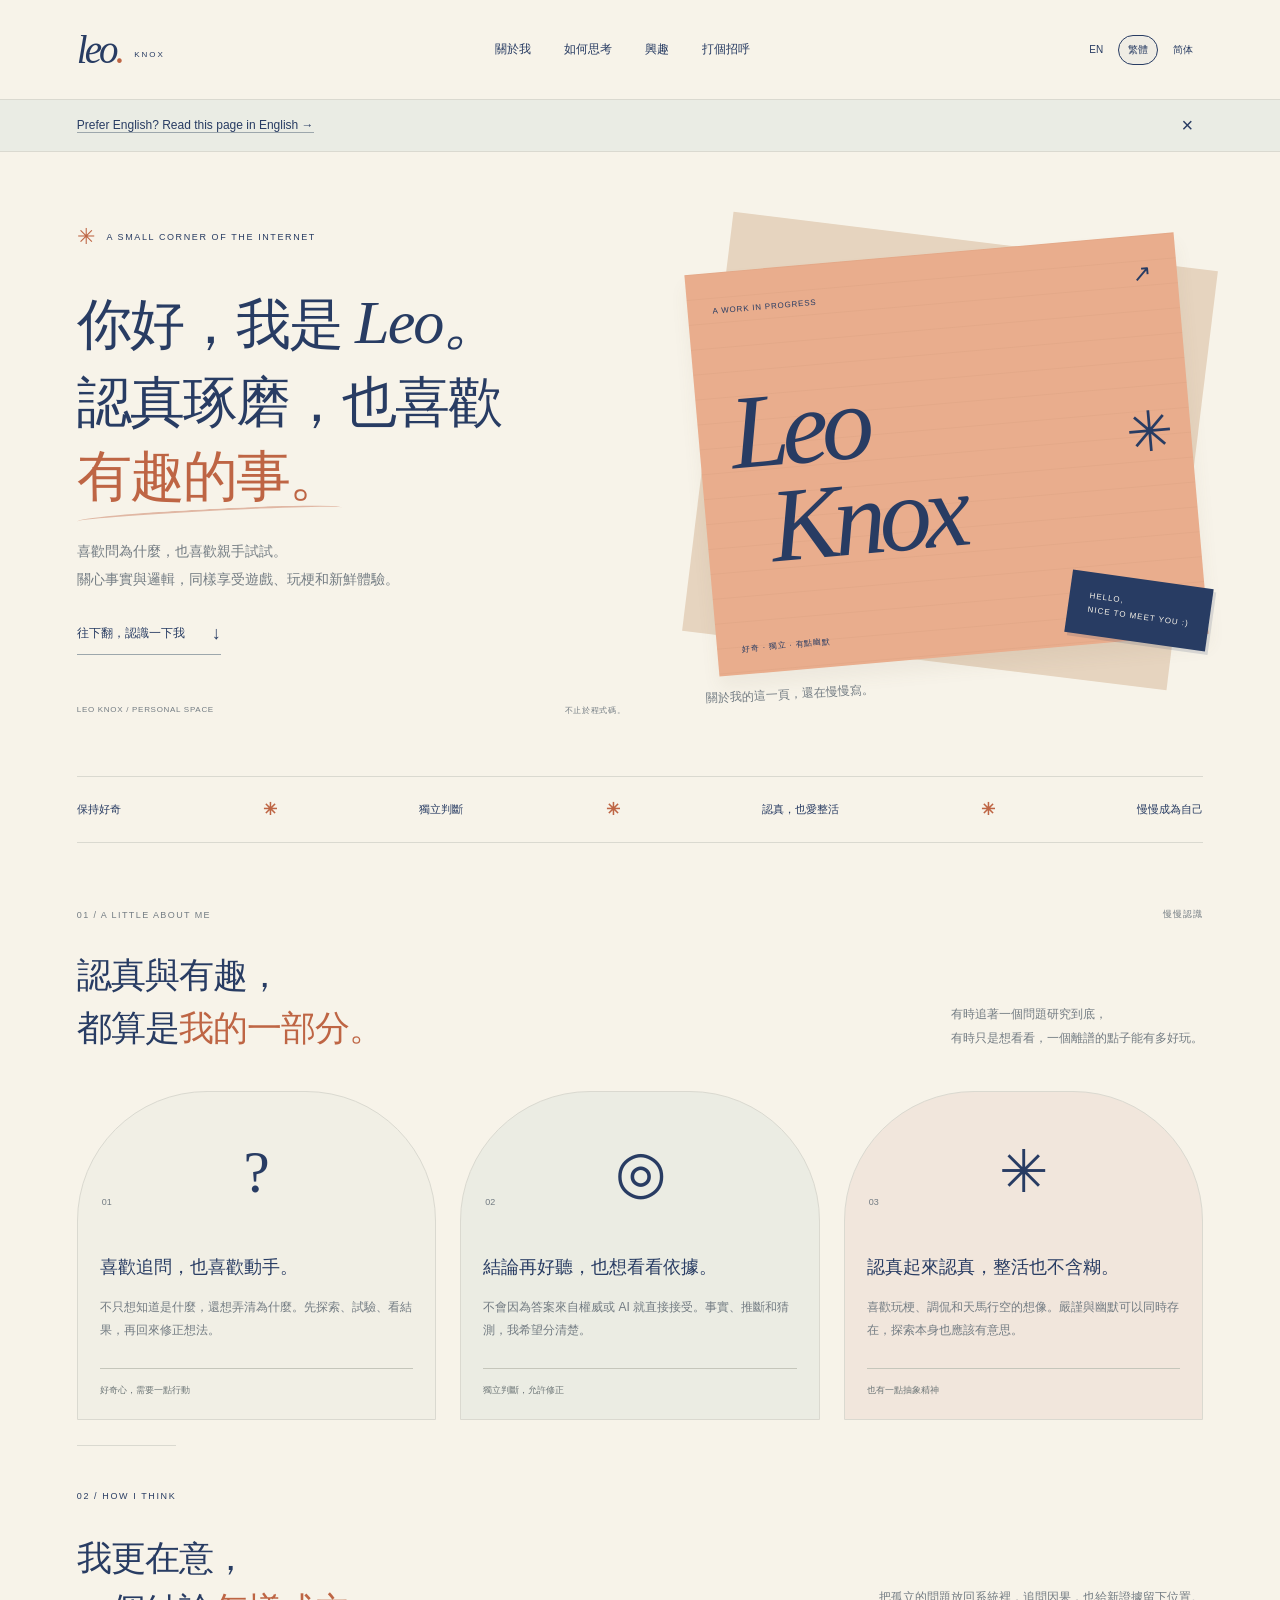
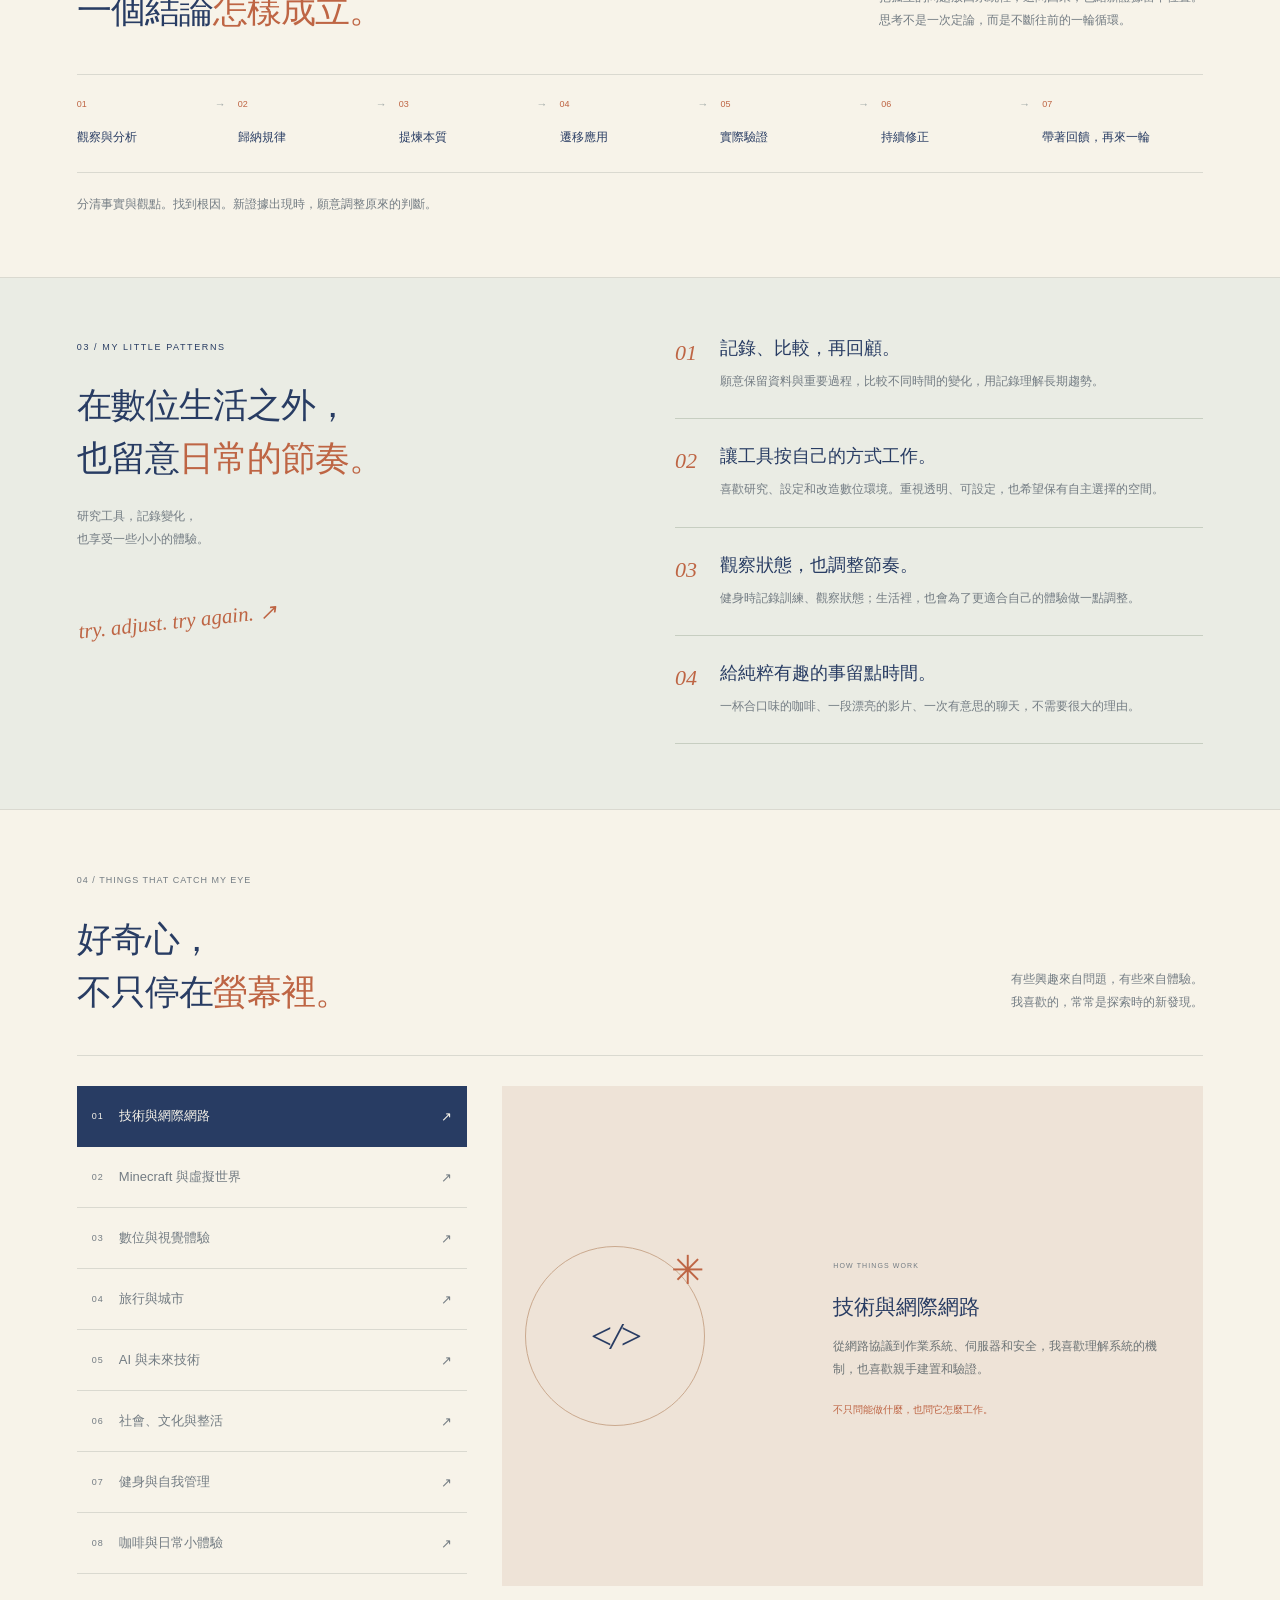
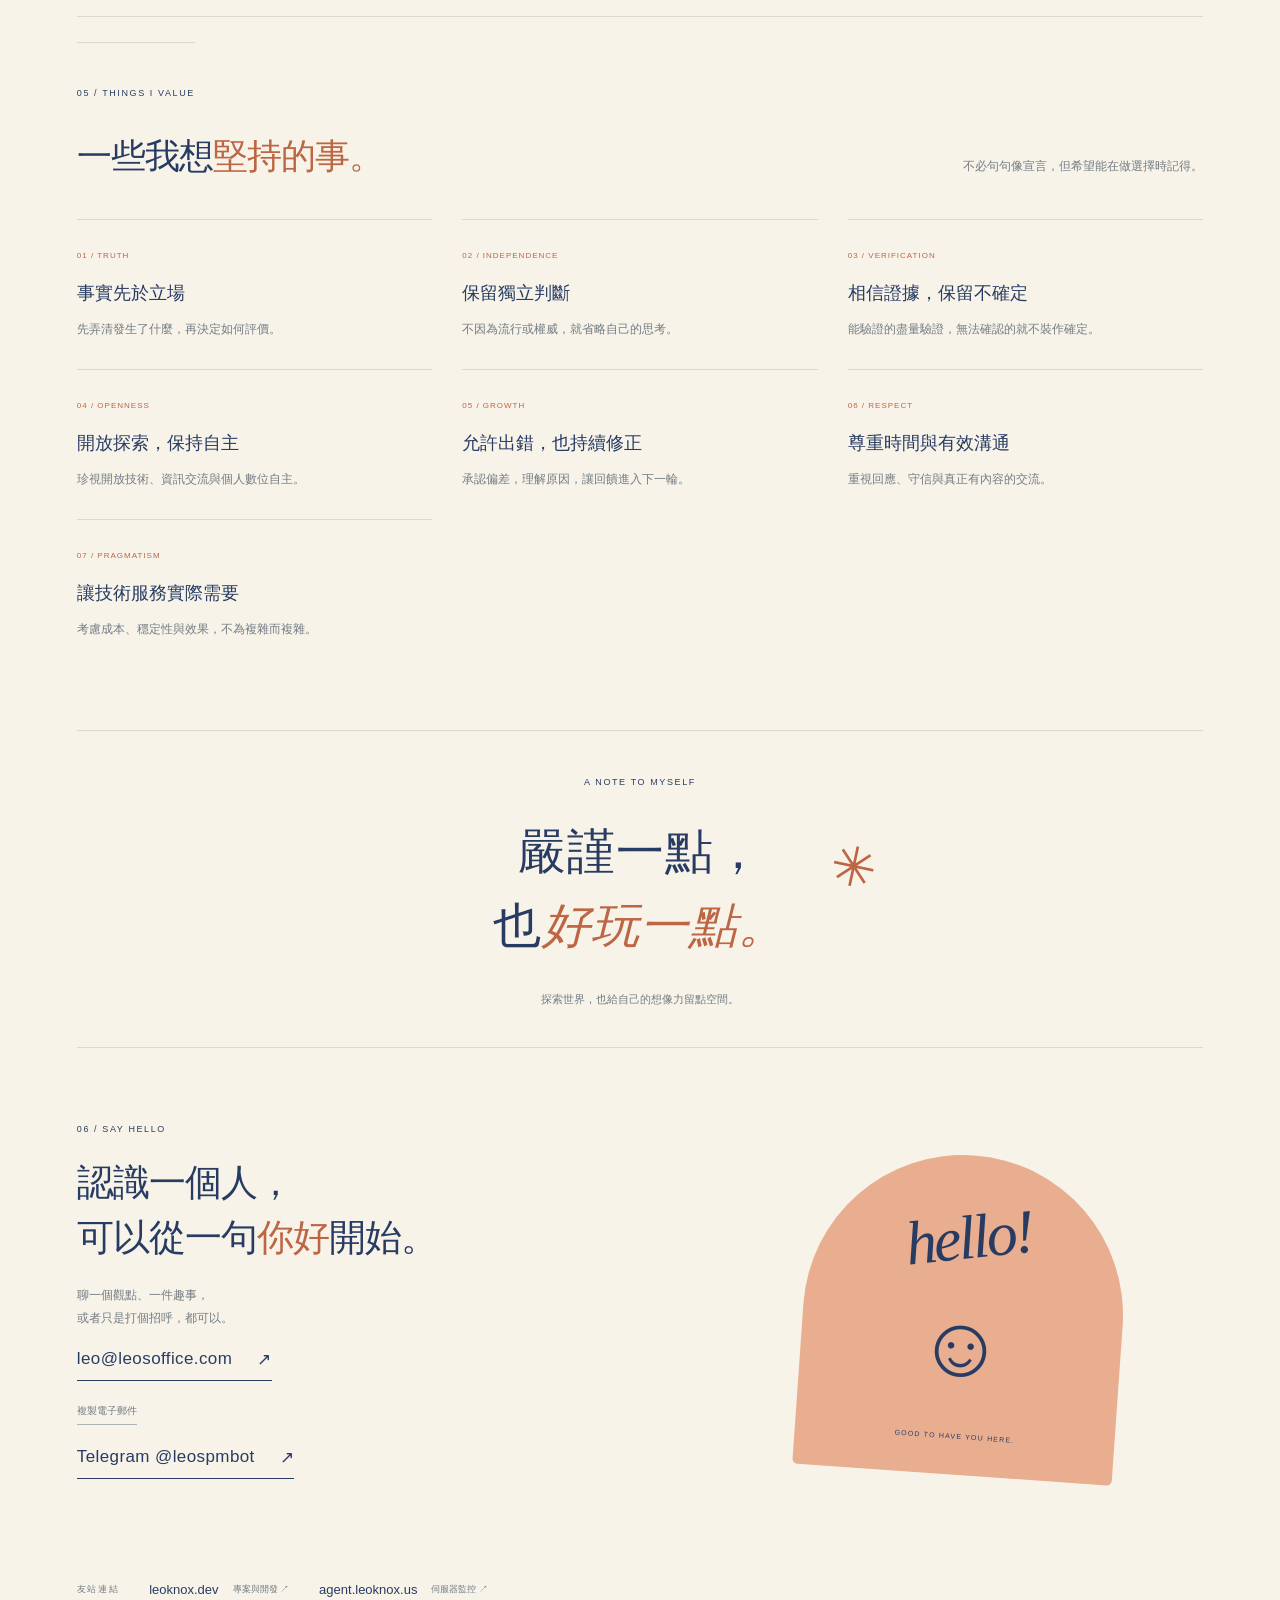
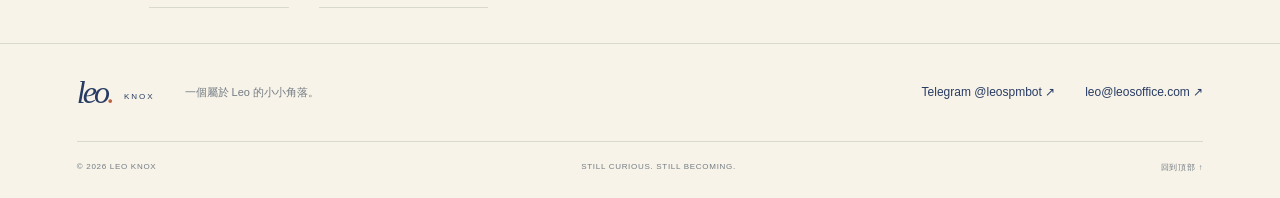
<file: zh-hant/index.html>
<!doctype html><html lang="zh-Hant"><head><meta charset="utf-8"><meta name="viewport" content="width=device-width, initial-scale=1"><title>Leo Knox｜好奇、獨立思考，也喜歡有趣的事</title><meta name="description" content="認識 Leo Knox：好奇、獨立思考、動手實踐。聊聊技術、Minecraft、數位體驗、城市旅行、AI、健身、咖啡，以及我理解世界的方式。"><meta name="robots" content="index,follow,max-image-preview:large"><meta name="theme-color" content="#f7f3e9"><link rel="canonical" href="https://www.leoknox.me/zh-hant/"><link rel="alternate" hreflang="en" href="https://www.leoknox.me/"><link rel="alternate" hreflang="zh-Hant" href="https://www.leoknox.me/zh-hant/"><link rel="alternate" hreflang="zh-Hans" href="https://www.leoknox.me/zh-hans/"><link rel="alternate" hreflang="x-default" href="https://www.leoknox.me/"><meta property="og:type" content="profile"><meta property="og:locale" content="zh_TW"><meta property="og:site_name" content="Leo Knox"><meta property="og:title" content="Leo Knox｜好奇、獨立思考，也喜歡有趣的事"><meta property="og:description" content="認識 Leo Knox：好奇、獨立思考、動手實踐。聊聊技術、Minecraft、數位體驗、城市旅行、AI、健身、咖啡，以及我理解世界的方式。"><meta property="og:url" content="https://www.leoknox.me/zh-hant/"><meta property="og:image" content="https://www.leoknox.me/assets/og-zh-Hant.png"><meta property="og:image:width" content="1200"><meta property="og:image:height" content="630"><meta property="og:image:alt" content="Leo Knox｜好奇、獨立思考，也喜歡有趣的事"><meta name="twitter:card" content="summary_large_image"><meta name="twitter:title" content="Leo Knox｜好奇、獨立思考，也喜歡有趣的事"><meta name="twitter:description" content="認識 Leo Knox：好奇、獨立思考、動手實踐。聊聊技術、Minecraft、數位體驗、城市旅行、AI、健身、咖啡，以及我理解世界的方式。"><meta name="twitter:image" content="https://www.leoknox.me/assets/og-zh-Hant.png"><link rel="icon" type="image/svg+xml" href="../assets/favicon.svg"><link rel="stylesheet" href="../assets/style.css"><script type="application/ld+json">{"@context": "https://schema.org", "@type": "ProfilePage", "name": "Leo Knox｜好奇、獨立思考，也喜歡有趣的事", "url": "https://www.leoknox.me/zh-hant/", "description": "認識 Leo Knox：好奇、獨立思考、動手實踐。聊聊技術、Minecraft、數位體驗、城市旅行、AI、健身、咖啡，以及我理解世界的方式。", "inLanguage": "zh-Hant", "mainEntity": {"@type": "Person", "name": "Leo Knox", "alternateName": "Leo", "email": "leo@leosoffice.com", "url": "https://www.leoknox.me/zh-hant/", "sameAs": ["https://t.me/leospmbot", "https://www.leoknox.dev/"]}}</script><script type="module" src="../assets/main.js"></script></head><body><a class="skip" href="#main">跳到正文</a><header><a class="brand" href="./" aria-label="Leo 的個人主頁">leo<span>.</span><small>KNOX</small></a><button class="menu" aria-expanded="false" aria-controls="nav">菜單 ＋</button><nav id="nav" aria-label="主導航"><a href="#person">關於我</a><a href="#mind">如何思考</a><a href="#interests">興趣</a><a href="#contact">打個招呼</a></nav><div class="language-switch" aria-label="選擇語言"><a href="../" lang="en" hreflang="en" data-language="en" >EN</a><a href="../zh-hant/" lang="zh-Hant" hreflang="zh-Hant" data-language="zh-Hant" aria-current="page">繁體</a><a href="../zh-hans/" lang="zh-Hans" hreflang="zh-Hans" data-language="zh-Hans" >简体</a></div></header><div id="language-suggestion" class="language-suggestion" hidden><a id="suggested-language" href="./"></a><button id="dismiss-language" aria-label="Dismiss language suggestion / 關閉語言提示 / 关闭语言提示">×</button></div><main id="main"><section class="hero" id="hello"><div class="hero-copy"><div class="eyebrow"><span class="tiny-star">✳</span> A SMALL CORNER OF THE INTERNET</div><h1>你好，我是 <span>Leo。</span><br>認真琢磨，也喜歡<br><em>有趣的事。</em></h1><p>喜歡問為什麼，也喜歡親手試試。<br>關心事實與邏輯，同樣享受遊戲、玩梗和新鮮體驗。</p><a class="intro-link" href="#person">往下翻，認識一下我 <span>↓</span></a><div class="hero-foot"><span>LEO KNOX / PERSONAL SPACE</span><span>不止於程式碼。</span></div></div><div class="identity-art"><div class="paper-back"></div><div class="identity-paper"><div class="paper-top"><span>A WORK IN PROGRESS</span><span>↗</span></div><div class="name-art" aria-label="Leo Knox">Leo<span>Knox<sup>✳</sup></span></div><div class="paper-bottom"><span>好奇 · 獨立 · 有點幽默</span><span>ME, STILL BECOMING.</span></div></div><div class="art-sticker">HELLO,<br>NICE TO MEET YOU :)</div><span class="art-caption">關於我的這一頁，還在慢慢寫。</span></div></section><div class="small-strip"><span>保持好奇</span><b>✳</b><span>獨立判斷</span><b>✳</b><span>認真，也愛整活</span><b>✳</b><span>慢慢成為自己</span></div>
<section class="person-section" id="person"><div class="section-label"><span>01 / A LITTLE ABOUT ME</span><span>慢慢認識</span></div><div class="person-intro"><h2>認真與有趣，<br>都算是<span>我的一部分。</span></h2><p>有時追著一個問題研究到底，<br>有時只是想看看，一個離譜的點子能有多好玩。</p></div><div class="trait-grid"><article><span class="trait-symbol">?</span><span class="trait-num">01</span><h3>喜歡追問，也喜歡動手。</h3><p>不只想知道是什麼，還想弄清為什麼。先探索、試驗、看結果，再回來修正想法。</p><span class="trait-tag">好奇心，需要一點行動</span></article><article><span class="trait-symbol">◎</span><span class="trait-num">02</span><h3>結論再好聽，也想看看依據。</h3><p>不會因為答案來自權威或 AI 就直接接受。事實、推斷和猜測，我希望分清楚。</p><span class="trait-tag">獨立判斷，允許修正</span></article><article><span class="trait-symbol">✳</span><span class="trait-num">03</span><h3>認真起來認真，整活也不含糊。</h3><p>喜歡玩梗、調侃和天馬行空的想像。嚴謹與幽默可以同時存在，探索本身也應該有意思。</p><span class="trait-tag">也有一點抽象精神</span></article></div></section>
<section class="mind-section" id="mind"><span class="eyebrow">02 / HOW I THINK</span><div class="person-intro"><h2>我更在意，<br>一個結論<span>怎樣成立。</span></h2><p>把孤立的問題放回系統裡，追問因果，也給新證據留下位置。<br>思考不是一次定論，而是不斷往前的一輪循環。</p></div><ol class="thinking-loop"><li><span>01</span>觀察與分析</li><li><span>02</span>歸納規律</li><li><span>03</span>提煉本質</li><li><span>04</span>遷移應用</li><li><span>05</span>實際驗證</li><li><span>06</span>持續修正</li><li><span>07</span>帶著回饋，再來一輪</li></ol><p class="mind-note">分清事實與觀點。找到根因。新證據出現時，願意調整原來的判斷。</p></section>
<section class="habit-section" id="habits"><div class="habit-title"><span class="eyebrow">03 / MY LITTLE PATTERNS</span><h2>在數位生活之外，<br>也留意<span>日常的節奏。</span></h2><p>研究工具，記錄變化，<br>也享受一些小小的體驗。</p><span class="hand-note">try. adjust. try again. ↗</span></div><div class="habit-list"><article><span>01</span><div><h3>記錄、比較，再回顧。</h3><p>願意保留資料與重要過程，比較不同時間的變化，用記錄理解長期趨勢。</p></div></article><article><span>02</span><div><h3>讓工具按自己的方式工作。</h3><p>喜歡研究、設定和改造數位環境。重視透明、可設定，也希望保有自主選擇的空間。</p></div></article><article><span>03</span><div><h3>觀察狀態，也調整節奏。</h3><p>健身時記錄訓練、觀察狀態；生活裡，也會為了更適合自己的體驗做一點調整。</p></div></article><article><span>04</span><div><h3>給純粹有趣的事留點時間。</h3><p>一杯合口味的咖啡、一段漂亮的影片、一次有意思的聊天，不需要很大的理由。</p></div></article></div></section>
<section class="interest-section" id="interests"><div class="section-label"><span>04 / THINGS THAT CATCH MY EYE</span></div><div class="interest-heading"><h2>好奇心，<br>不只停在<span>螢幕裡。</span></h2><p>有些興趣來自問題，有些來自體驗。<br>我喜歡的，常常是探索時的新發現。</p></div><div class="interest-layout"><div class="interest-tabs" role="group" aria-label="選擇興趣"><button data-interest="technology" aria-controls="interest-technology" aria-pressed="true"><span>01</span> 技術與網際網路 <b>↗</b></button><button data-interest="minecraft" aria-controls="interest-minecraft" aria-pressed="false"><span>02</span> Minecraft 與虛擬世界 <b>↗</b></button><button data-interest="visuals" aria-controls="interest-visuals" aria-pressed="false"><span>03</span> 數位與視覺體驗 <b>↗</b></button><button data-interest="cities" aria-controls="interest-cities" aria-pressed="false"><span>04</span> 旅行與城市 <b>↗</b></button><button data-interest="ai" aria-controls="interest-ai" aria-pressed="false"><span>05</span> AI 與未來技術 <b>↗</b></button><button data-interest="culture" aria-controls="interest-culture" aria-pressed="false"><span>06</span> 社會、文化與整活 <b>↗</b></button><button data-interest="fitness" aria-controls="interest-fitness" aria-pressed="false"><span>07</span> 健身與自我管理 <b>↗</b></button><button data-interest="coffee" aria-controls="interest-coffee" aria-pressed="false"><span>08</span> 咖啡與日常小體驗 <b>↗</b></button></div><div class="interest-panels" aria-live="polite"><article class="interest-view" id="interest-technology" data-interest-panel="technology"><div class="interest-illustration" aria-hidden="true"><span>&lt;/&gt;</span><i>✳</i></div><div class="interest-text"><span>HOW THINGS WORK</span><h3>技術與網際網路</h3><p>從網路協議到作業系統、伺服器和安全，我喜歡理解系統的機制，也喜歡親手建置和驗證。</p><span class="interest-caption">不只問能做什麼，也問它怎麼工作。</span></div></article><article class="interest-view" id="interest-minecraft" data-interest-panel="minecraft"><div class="interest-illustration" aria-hidden="true"><span>▦</span><i>✳</i></div><div class="interest-text"><span>WORLDS TO EXPLORE</span><h3>Minecraft 與虛擬世界</h3><p>喜歡 Minecraft 的自由度、探索與創造，也對互動、社群以及不同語言背景的玩家感興趣。</p><span class="interest-caption">遊戲的目標之外，還有一起玩的人。</span></div></article><article class="interest-view" id="interest-visuals" data-interest-panel="visuals"><div class="interest-illustration" aria-hidden="true"><span>◉</span><i>✳</i></div><div class="interest-text"><span>DETAILS YOU CAN FEEL</span><h3>數位與視覺體驗</h3><p>會關注螢幕、HDR、高更新率、硬體性能與系統體驗。參數可以比較，真正的感受還得親眼看看。</p><span class="interest-caption">一段漂亮的畫面，本身就能帶來快樂。</span></div></article><article class="interest-view" id="interest-cities" data-interest-panel="cities"><div class="interest-illustration" aria-hidden="true"><span>↗</span><i>✳</i></div><div class="interest-text"><span>OUTSIDE THE SCREEN</span><h3>旅行與城市</h3><p>喜歡接觸不同城市與環境，觀察交通、基礎設施、公共服務和生活方式。旅行也是理解現實世界的方式。</p><span class="interest-caption">不只看風景，也看看一座城市如何運轉。</span></div></article><article class="interest-view" id="interest-ai" data-interest-panel="ai"><div class="interest-illustration" aria-hidden="true"><span>✧</span><i>✳</i></div><div class="interest-text"><span>TOOLS AND QUESTIONS</span><h3>AI 與未來技術</h3><p>樂於使用 AI，也關心能力邊界、推理質量與錯誤。它既是協作者，也是值得繼續研究和質疑的對象。</p><span class="interest-caption">擁抱新工具，但不交出自己的判斷。</span></div></article><article class="interest-view" id="interest-culture" data-interest-panel="culture"><div class="interest-illustration" aria-hidden="true"><span>!?</span><i>✳</i></div><div class="interest-text"><span>IDEAS WORTH SHARING</span><h3>社會、文化與整活</h3><p>喜歡從日常事件聊到歷史、制度、激勵和人的行為，也喜歡網際網路幽默、表情包與創造性的誇張想像。</p><span class="interest-caption">交流可以有深度，也可以很抽象。</span></div></article><article class="interest-view" id="interest-fitness" data-interest-panel="fitness"><div class="interest-illustration" aria-hidden="true"><span>↟</span><i>✳</i></div><div class="interest-text"><span>NOTICE THE PROGRESS</span><h3>健身與自我管理</h3><p>通過訓練、記錄與觀察瞭解自己的狀態。比起只靠感覺，也願意用資料看看變化發生在哪裡。</p><span class="interest-caption">觀察進展，再調整下一步。</span></div></article><article class="interest-view" id="interest-coffee" data-interest-panel="coffee"><div class="interest-illustration" aria-hidden="true"><span>~</span><i>✳</i></div><div class="interest-text"><span>SMALL THINGS MATTER</span><h3>咖啡與日常小體驗</h3><p>一杯合口味的咖啡、一場輕鬆又有內容的聊天，或者突然冒出的點子，都可以讓普通的一天更有意思。</p><span class="interest-caption">一些小事，也值得認真感受。</span></div></article></div></div></section>
<section class="principle-section" id="principles"><span class="eyebrow">05 / THINGS I VALUE</span><div class="person-intro"><h2>一些我想<span>堅持的事。</span></h2><p>不必句句像宣言，但希望能在做選擇時記得。</p></div><div class="principle-grid"><article><span>01 / TRUTH</span><h3>事實先於立場</h3><p>先弄清發生了什麼，再決定如何評價。</p></article><article><span>02 / INDEPENDENCE</span><h3>保留獨立判斷</h3><p>不因為流行或權威，就省略自己的思考。</p></article><article><span>03 / VERIFICATION</span><h3>相信證據，保留不確定</h3><p>能驗證的盡量驗證，無法確認的就不裝作確定。</p></article><article><span>04 / OPENNESS</span><h3>開放探索，保持自主</h3><p>珍視開放技術、資訊交流與個人數位自主。</p></article><article><span>05 / GROWTH</span><h3>允許出錯，也持續修正</h3><p>承認偏差，理解原因，讓回饋進入下一輪。</p></article><article><span>06 / RESPECT</span><h3>尊重時間與有效溝通</h3><p>重視回應、守信與真正有內容的交流。</p></article><article><span>07 / PRAGMATISM</span><h3>讓技術服務實際需要</h3><p>考慮成本、穩定性與效果，不為複雜而複雜。</p></article></div></section>
<section class="notebook"><span class="eyebrow">A NOTE TO MYSELF</span><p>嚴謹一點，<br>也<span>好玩一點。</span><i>✳</i></p><span>探索世界，也給自己的想像力留點空間。</span></section>
<section class="contact-section" id="contact"><div><span class="eyebrow">06 / SAY HELLO</span><h2>認識一個人，<br>可以從一句<span>你好</span>開始。</h2><p>聊一個觀點、一件趣事，<br>或者只是打個招呼，都可以。</p><a class="email" href="mailto:leo@leosoffice.com">leo@leosoffice.com <span>↗</span></a><button id="copy-email" data-copied="已複製 ✓" data-copy-status="電子郵件已複製。" data-copy-fail="請手動複製：leo@leosoffice.com">複製電子郵件</button><a class="email tg" href="https://t.me/leospmbot">Telegram @leospmbot <span>↗</span></a><p id="copy-status" role="status"></p></div><div class="contact-art" aria-hidden="true"><span>hello!</span><i>☺</i><small>GOOD TO HAVE YOU HERE.</small></div></section></main><section class="friends"><span class="eyebrow">友站連結</span><a href="https://www.leoknox.dev/">leoknox.dev <span>專案與開發 ↗</span></a><a href="https://agent.leoknox.us/">agent.leoknox.us <span>伺服器監控 ↗</span></a></section><footer><a class="brand" href="./">leo<span>.</span><small>KNOX</small></a><span>一個屬於 Leo 的小小角落。</span><a class="footer-tg" href="https://t.me/leospmbot">Telegram @leospmbot ↗</a><a href="mailto:leo@leosoffice.com">leo@leosoffice.com ↗</a><div class="footer-bottom"><span>© 2026 LEO KNOX</span><span>STILL CURIOUS. STILL BECOMING.</span><a href="#main">回到頂部 ↑</a></div></footer></body></html>
</file>
<file: assets/style.css>
:root{--paper:#f7f3e9;--ink:#283c63;--muted:#737c83;--line:#dad9d0;--orange:#be6544;--peach:#ecb395;--serif:Georgia,'Songti SC','STSong',serif}*{box-sizing:border-box}html{scroll-behavior:smooth;scroll-padding-top:28px}body{margin:0;background:var(--paper);color:var(--ink);font-family:Arial,'PingFang SC','Microsoft YaHei',sans-serif;-webkit-font-smoothing:antialiased}a{color:inherit;text-decoration:none}button{font:inherit;cursor:pointer}p{line-height:1.95}h1,h2,h3,p{margin-top:0}h1,h2,h3{font-weight:500}a:focus-visible,button:focus-visible{outline:2px solid var(--orange);outline-offset:6px}::selection{background:#efc9ac;color:var(--ink)}header,main,footer{max-width:1440px;margin:auto}header{height:100px;display:flex;align-items:center;gap:35px;padding:0 6%;border-bottom:1px solid var(--line)}.brand{display:inline-flex;align-items:baseline;font-family:var(--serif);font-size:39px;letter-spacing:-3px;font-style:italic}.brand>span{color:var(--orange)}.brand small{font-family:Arial,sans-serif;font-size:8px;font-style:normal;letter-spacing:2px;margin-left:12px;align-self:center;margin-top:9px}.header-mail{font-size:9px;letter-spacing:1px;display:flex;gap:25px;border-bottom:1px solid var(--ink);padding-bottom:7px}.header-mail>span{font-size:15px}nav{display:flex;gap:33px;margin:auto;font-size:12px}nav a:hover{color:var(--orange)}.menu{display:none}.hero{display:grid;grid-template-columns:1.05fr 1fr;gap:55px;padding:65px 6% 60px;align-items:center}.eyebrow{font-size:9px;letter-spacing:1.6px;line-height:1.8}.hero .eyebrow{display:flex;gap:10px;align-items:center}.tiny-star{color:var(--orange);font-size:22px}.hero h1{font-size:clamp(38px,4.3vw,62px);line-height:1.35;letter-spacing:-2px;margin:24px 0}.hero h1>span{font-family:var(--serif);font-style:italic;font-size:1.13em}.hero h1 em{font-style:normal;color:var(--orange);position:relative;display:inline-block}.hero h1 em:after{content:'';height:9px;border-top:2px solid #be65446b;position:absolute;left:0;right:0;bottom:-7px;border-radius:50%;transform:rotate(-3deg)}.hero p{font-size:14px;color:var(--muted);line-height:2;margin-bottom:30px}.intro-link{display:inline-flex;align-items:center;gap:27px;border-bottom:1px solid #9da7ac;padding:0 0 10px;font-size:12px}.intro-link>span{font-size:18px}.intro-link:hover{color:var(--orange)}.hero-foot{font-size:8px;letter-spacing:.7px;display:flex;justify-content:space-between;gap:20px;margin-top:50px;color:var(--muted)}.identity-art{position:relative;padding:15px 12px 40px 20px;min-height:480px;display:flex;align-items:center;justify-content:center}.paper-back{position:absolute;inset:13px 10px 45px 25px;background:#e6d4bf;transform:rotate(7deg)}.identity-paper{position:relative;background:#e9ad8d;width:100%;min-height:403px;padding:25px 25px 20px;display:flex;flex-direction:column;justify-content:space-between;transform:rotate(-5deg);box-shadow:0 12px 18px #74644a12;background-image:linear-gradient(#7949270c 1px,transparent 1px);background-size:100% 25px}.paper-top,.paper-bottom{font-size:8px;letter-spacing:.8px;display:flex;align-items:center;justify-content:space-between;gap:10px}.paper-top>span:last-child{font-size:23px}.paper-bottom{font-size:8px}.paper-bottom>span:last-child{font-size:6px;letter-spacing:1px}.name-art{font-family:var(--serif);font-size:105px;letter-spacing:-7px;line-height:.91;font-style:italic;margin:10px 0 15px 7px}.name-art>span{display:block;margin-left:32px;position:relative}.name-art sup{position:absolute;top:-38px;right:-8px;font-style:normal;font-size:56px;letter-spacing:0}.art-sticker{position:absolute;right:-7px;bottom:65px;background:var(--ink);color:var(--paper);transform:rotate(8deg);padding:17px 20px;font-size:8px;line-height:1.8;letter-spacing:1px;box-shadow:3px 3px 0 #283c6325}.art-caption{position:absolute;bottom:4px;left:25px;font-family:var(--serif);font-size:12px;color:var(--muted);transform:rotate(-3deg)}.small-strip{display:flex;justify-content:space-between;gap:20px;align-items:center;margin:0 6%;padding:22px 0;border-top:1px solid var(--line);border-bottom:1px solid var(--line);font-size:11px}.small-strip b{color:var(--orange);font-size:17px}.person-section{padding:65px 6%}.section-label{font-size:9px;letter-spacing:1.4px;display:flex;align-items:center;justify-content:space-between;color:var(--muted);gap:25px}.section-label>span:last-child{letter-spacing:1px}.person-intro,.interest-heading{display:flex;align-items:end;justify-content:space-between;gap:40px;margin:28px 0 36px}h2{font-size:35px;line-height:1.5;letter-spacing:-1px;margin-bottom:0}h2>span{font-family:var(--serif);color:var(--orange)}.person-intro>p,.interest-heading>p{color:var(--muted);font-size:12px;margin:0 0 5px}.trait-grid{display:grid;grid-template-columns:repeat(3,1fr);gap:24px}.trait-grid article{position:relative;padding:25px 22px 22px;border:1px solid var(--line);border-radius:130px 130px 0 0;background:#f1efe5}.trait-grid article:nth-child(2){background:#ebece3}.trait-grid article:nth-child(3){background:#f1e6dc}.trait-symbol{font-family:var(--serif);font-size:59px;font-weight:400;height:110px;display:flex;align-items:center;justify-content:center}.trait-num{position:absolute;top:105px;left:24px;font-size:9px;color:var(--muted)}.trait-grid h3{font-size:18px;margin:25px 0 13px;line-height:1.7}.trait-grid p{font-size:12px;color:var(--muted);margin-bottom:25px}.trait-tag{font-size:9px;padding-top:15px;border-top:1px solid #c5c6bb;display:block;color:#6e7778}.habit-section{padding:58px 6% 65px;background:#eaece4;display:grid;grid-template-columns:1fr 1fr;gap:70px;border-top:1px solid var(--line);border-bottom:1px solid var(--line)}.habit-title h2{margin:24px 0 20px}.habit-title>p{font-size:12px;color:var(--muted)}.hand-note{display:block;font:italic 21px var(--serif);transform:rotate(-6deg);color:var(--orange);margin-top:40px}.habit-list article{display:flex;gap:23px;padding:25px 0;border-bottom:1px solid #c7cec1}.habit-list article:first-child{padding-top:0}.habit-list article>span{font:italic 22px var(--serif);color:var(--orange);padding-top:4px}.habit-list h3{font-size:18px;margin:0 0 10px}.habit-list p{font-size:12px;color:var(--muted);margin:0}.interest-section{padding:65px 6%}.interest-layout{display:grid;grid-template-columns:1fr 1.8fr;border-top:1px solid var(--line);border-bottom:1px solid var(--line);gap:35px;padding:30px 0}.interest-tabs{display:flex;flex-direction:column}.interest-tabs button{font-size:13px;text-align:left;background:transparent;color:var(--muted);border:0;border-bottom:1px solid var(--line);padding:24px 15px;display:flex;align-items:center;gap:15px}.interest-tabs button>span{font-size:9px;letter-spacing:1px}.interest-tabs button>b{font-weight:400;margin-left:auto}.interest-tabs button[aria-pressed=true]{background:#283c63;color:var(--paper);border-color:var(--ink)}.interest-tabs button:hover{color:var(--orange)}.interest-tabs button[aria-pressed=true]:hover{color:var(--paper)}.interest-view{background:#eee3d7;display:grid;grid-template-columns:.9fr 1.1fr;padding:30px 23px;align-items:center;gap:25px;min-height:300px}.interest-illustration{position:relative;border-radius:50%;border:1px solid #caa98e;aspect-ratio:1;display:grid;place-items:center;color:var(--ink);max-width:180px;width:100%}.interest-illustration>span{font:italic 38px var(--serif);letter-spacing:-3px}.interest-illustration i{position:absolute;right:-1px;top:0;font-style:normal;color:var(--orange);font-size:40px}.interest-text>span:first-child{font-size:7px;letter-spacing:1.1px;color:var(--muted)}.interest-text h3{font-size:21px;line-height:1.5;margin:19px 0 13px}.interest-text p{font-size:12px;color:#6d7476;line-height:1.9}.interest-caption{font-size:10px;color:var(--orange);display:block;margin-top:20px;line-height:1.8}.notebook{margin:0 6% 65px;padding:40px 0;text-align:center;border-top:1px solid var(--line);border-bottom:1px solid var(--line)}.notebook>p{font-family:var(--serif);font-size:48px;line-height:1.55;letter-spacing:1px;position:relative;width:fit-content;margin:25px auto}.notebook>p>span{font-style:italic;color:var(--orange)}.notebook>p>i{font-size:55px;font-style:normal;position:absolute;right:-90px;top:10px;color:var(--orange);transform:rotate(12deg)}.notebook>span:last-child{font-size:11px;color:var(--muted)}.contact-section{padding:5px 6% 60px;display:grid;grid-template-columns:1.2fr 1fr;gap:70px;align-items:center}.contact-section h2{margin:18px 0;font-size:37px}.contact-section p{font-size:12px;color:var(--muted)}.email{font-size:17px;letter-spacing:.4px;border-bottom:1px solid var(--ink);padding:6px 0 10px;display:inline-flex;gap:25px;align-items:center}.email:hover{color:var(--orange)}#copy-email{background:transparent;border:0;border-bottom:1px solid #adb4b7;padding:5px 0 6px;color:var(--muted);font-size:10px;display:block;margin-top:18px}#copy-status{min-height:22px;font-size:11px}.contact-art{background:#e9ae90;color:var(--ink);border-radius:50% 50% 5px 5px;min-height:320px;padding:35px;display:flex;flex-direction:column;justify-content:space-between;align-items:center;transform:rotate(4deg);max-width:320px;width:100%;justify-self:center}.contact-art>span{font:italic 62px var(--serif);letter-spacing:-3px;margin-top:12px;transform:rotate(-10deg)}.contact-art>i{font-size:86px;font-style:normal;line-height:1;margin:5px 0 20px}.contact-art>small{font-size:7px;letter-spacing:1.2px}footer{border-top:1px solid var(--line);padding:30px 6% 25px;display:flex;align-items:center;gap:30px;flex-wrap:wrap}footer>.brand{font-size:32px}footer>span{font-size:11px;color:var(--muted)}footer>a:last-of-type{font-size:12px;margin-left:auto}.footer-bottom{width:100%;border-top:1px solid var(--line);padding-top:20px;display:flex;justify-content:space-between;gap:25px;font-size:8px;color:var(--muted);letter-spacing:.7px}.skip{position:absolute;top:-100px}.skip:focus{top:10px;left:10px;padding:12px;background:var(--paper);z-index:10}.error-page{padding:80px 6%;min-height:70vh}.error-page h1{font-size:50px;line-height:1.5}.error-page p{font-size:14px;color:var(--muted)}.no-js p{font-size:13px;color:var(--muted)}@media(min-width:1440px){body{max-width:1440px;margin:auto;border-left:1px solid var(--line);border-right:1px solid var(--line)}}@media(max-width:1050px){.hero{gap:35px}.identity-art{min-height:440px;padding-left:10px}.identity-paper{min-height:370px;padding:22px}.name-art{font-size:90px}.name-art>span{margin-left:18px}.name-art sup{font-size:45px;right:-2px}.paper-bottom>span:last-child{display:none}.trait-grid{gap:17px}.trait-grid h3{font-size:16px}.habit-section{gap:45px}.interest-layout{gap:25px}.interest-view{padding:25px 20px;gap:20px;grid-template-columns:.8fr 1.2fr}.interest-illustration>span{font-size:30px}.interest-text h3{font-size:19px}.contact-section{gap:40px}}@media(max-width:760px){header{height:78px;gap:20px;position:relative}.brand{font-size:33px}.brand small{font-size:7px;margin-left:9px}.header-mail{margin-left:auto;font-size:8px;gap:13px}.menu{display:block;background:transparent;border:1px solid var(--line);color:var(--ink);padding:8px 10px;font-size:10px;order:3}nav{display:none;position:absolute;left:0;right:0;top:77px;background:var(--paper);border-bottom:1px solid var(--line);padding:25px 6%;z-index:10;gap:25px;font-size:12px}nav.open{display:flex}.hero{padding:40px 6% 35px;grid-template-columns:1fr;gap:25px}.hero h1{font-size:clamp(37px,7.5vw,56px);letter-spacing:-1.3px;margin-top:22px}.hero p{font-size:13px}.eyebrow{font-size:8px;letter-spacing:1px}.hero-foot{margin-top:28px;font-size:7px;justify-content:start;gap:30px}.identity-art{min-height:415px;max-width:440px;width:100%;margin:0 auto;padding:15px 10px 35px}.identity-paper{min-height:335px}.name-art{font-size:100px;margin-left:10px}.name-art>span{margin-left:30px}.name-art sup{font-size:46px;right:10px}.art-sticker{right:-2px;bottom:50px;font-size:7px;padding:12px 16px}.art-caption{font-size:11px;bottom:0;left:15px}.paper-back{inset:20px 10px 45px 15px}.small-strip{font-size:9px;gap:8px;padding:18px 0}.small-strip b{font-size:12px}.small-strip>span:last-child{display:none}.small-strip>b:last-of-type{display:none}.person-section{padding-top:42px;padding-bottom:42px}.section-label{font-size:8px;letter-spacing:1px}.person-intro,.interest-heading{flex-direction:column;align-items:start;gap:17px;margin-top:22px;margin-bottom:28px}h2{font-size:29px;letter-spacing:-.8px}.person-intro>p,.interest-heading>p{font-size:12px}.trait-grid{grid-template-columns:1fr;gap:20px}.trait-grid article{border-radius:0;padding:24px;display:grid;grid-template-columns:70px 1fr;column-gap:20px}.trait-symbol{grid-row:1/4;align-self:center;height:90px;font-size:51px}.trait-num{position:static;grid-column:2;font-size:8px}.trait-grid h3{font-size:18px;grid-column:2;margin:10px 0}.trait-grid p{grid-column:2;margin:0 0 15px}.trait-tag{grid-column:2;font-size:9px}.habit-section{padding-top:40px;padding-bottom:42px;grid-template-columns:1fr;gap:35px}.habit-title h2{margin:20px 0 16px}.hand-note{font-size:20px;margin:25px 0 0}.habit-list article{padding:22px 0}.habit-list h3{font-size:17px}.habit-list p{font-size:12px}.interest-section{padding-top:42px;padding-bottom:42px}.interest-layout{grid-template-columns:1fr;gap:22px;padding:20px 0}.interest-tabs{display:grid;grid-template-columns:1fr 1fr;gap:8px}.interest-tabs button{border:1px solid var(--line);padding:15px 12px;font-size:11px;gap:8px}.interest-tabs button>span{font-size:8px}.interest-view{min-height:270px;padding:25px 20px;grid-template-columns:.8fr 1.2fr;gap:23px}.interest-illustration>span{font-size:30px}.interest-illustration i{font-size:28px;top:-6px;right:-6px}.interest-text h3{font-size:20px;margin-top:14px}.interest-text p{font-size:11px}.interest-text>span:first-child{font-size:6px}.interest-caption{font-size:9px}.notebook{margin-bottom:42px;padding:30px 0}.notebook>p{font-size:38px;line-height:1.6}.notebook>p>i{font-size:32px;right:-45px;top:4px}.notebook>span:last-child{font-size:10px}.contact-section{grid-template-columns:1fr;gap:25px;padding-bottom:40px}.contact-section h2{font-size:31px}.contact-art{min-height:280px;max-width:280px;padding:30px;margin-bottom:15px}.contact-art>span{font-size:55px}.contact-art>i{font-size:75px}.email{font-size:15px}.contact-section #copy-status{margin-bottom:0}footer{gap:20px;padding-top:25px}footer>span{display:none}footer>a:last-of-type{font-size:10px}.footer-bottom{font-size:7px;gap:15px}.footer-bottom>span:nth-child(2){display:none}.error-page{padding-top:60px}.error-page h1{font-size:38px}}@media(max-width:380px){.header-mail{display:none}.menu{margin-left:auto}nav{gap:20px;font-size:11px}.hero h1{font-size:34px}.hero .eyebrow{font-size:7px}.identity-paper{min-height:300px}.identity-art{min-height:380px}.name-art{font-size:85px;margin-left:0}.name-art>span{margin-left:25px}.name-art sup{font-size:38px;right:-2px;top:-25px}.trait-grid article{grid-template-columns:45px 1fr;gap:0 17px;padding:20px}.trait-symbol{font-size:40px}.interest-tabs button{padding:14px 8px;font-size:10px;gap:6px}.interest-view{grid-template-columns:1fr;padding:20px}.interest-illustration{max-width:110px;margin:auto}.interest-text h3{margin-top:10px}.interest-text>span:first-child{font-size:7px}.interest-view .interest-text p{font-size:12px}.small-strip{font-size:8px}.brand small{letter-spacing:1px}.email{gap:20px}}@media(prefers-reduced-motion:reduce){html{scroll-behavior:auto}*{animation:none!important;transition:none!important}}
/* Multilingual personal portrait */
[hidden]{display:none!important}.language-switch{display:flex;gap:5px;align-items:center;white-space:nowrap}.language-switch a{font-size:10px;padding:7px 9px;border:1px solid transparent}.language-switch a[aria-current]{border-color:var(--ink);border-radius:20px;background:#283c6309}.language-switch a:hover{color:var(--orange)}.language-suggestion{max-width:1440px;margin:auto;padding:12px 6%;display:flex;justify-content:space-between;align-items:center;gap:15px;background:#eaece4;border-bottom:1px solid var(--line);font-size:12px}.language-suggestion a{border-bottom:1px solid #9da7ac}.language-suggestion button{border:0;background:transparent;color:var(--ink);font-size:20px;padding:2px 10px}.mind-section,.principle-section{padding:0 6% 60px}.mind-section>.eyebrow,.principle-section>.eyebrow{padding-top:45px;border-top:1px solid var(--line)}.mind-section .person-intro>p{max-width:430px}.thinking-loop{display:grid;grid-template-columns:repeat(7,1fr);list-style:none;padding:0;margin:35px 0 20px;border-top:1px solid var(--line);border-bottom:1px solid var(--line)}.thinking-loop li{padding:22px 12px 25px 0;position:relative;font-size:12px;line-height:1.7}.thinking-loop li:not(:last-child):after{content:'→';position:absolute;right:12px;top:20px;font-size:11px;color:#a2aaa8}.thinking-loop li>span{display:block;font-size:9px;color:var(--orange);margin-bottom:15px}.mind-note{font-size:12px;color:var(--muted);margin-bottom:0}.interest-layout{align-items:start}.interest-panels{min-width:0}.interest-panels .interest-view{min-height:500px;align-content:center}.interest-panels .interest-view+.interest-view{margin-top:20px}.interest-tabs button{padding-top:21px;padding-bottom:21px}.interest-text h3{overflow-wrap:anywhere}.principle-grid{display:grid;grid-template-columns:repeat(3,1fr);gap:0 30px}.principle-grid article{border-top:1px solid var(--line);padding:24px 0 28px}.principle-grid article>span{font-size:8px;color:var(--orange);letter-spacing:1px}.principle-grid h3{font-size:18px;line-height:1.6;margin:17px 0 10px}.principle-grid p{font-size:12px;color:var(--muted);margin:0}.friends{max-width:1440px;margin:auto;padding:0 6% 35px;display:flex;align-items:center;gap:30px;flex-wrap:wrap}.friends>.eyebrow{font-size:9px;color:var(--muted)}.friends a{font-size:13px;display:flex;gap:14px;align-items:center;border-bottom:1px solid var(--line);padding:10px 0}.friends a>span{font-size:9px;color:var(--muted)}.friends a:hover{color:var(--orange)}html[lang=en] .hero{grid-template-columns:1.18fr 1fr;gap:40px}html[lang=en] .hero h1{font-family:var(--serif);font-size:clamp(33px,3.55vw,52px);letter-spacing:-1.8px;line-height:1.25}html[lang=en] .hero h1 em{font-style:italic}html[lang=en] .hero p{max-width:470px;font-size:13px}html[lang=en] .person-intro>p,html[lang=en] .interest-heading>p{max-width:390px}html[lang=en] h2{font-family:var(--serif);letter-spacing:-.7px}html[lang=en] .trait-grid h3{font-family:var(--serif);font-size:22px;line-height:1.35}html[lang=en] .paper-bottom>span{font-size:6px;letter-spacing:0}html[lang=en] .paper-bottom>span:last-child{display:none}html[lang=en] .interest-tabs button{font-size:12px;line-height:1.7}html[lang=en] .thinking-loop li{font-size:10px;padding-right:22px}html[lang=en] .interest-view{grid-template-columns:.7fr 1.3fr}html[lang=en] .notebook>p{font-size:43px}html[lang=en] .principle-grid h3{font-size:20px;font-family:var(--serif)}@media(max-width:1050px){header{gap:20px}nav{gap:22px}.language-switch a{padding:7px;font-size:9px}.thinking-loop{grid-template-columns:repeat(4,1fr)}html[lang=en] .thinking-loop li{font-size:11px}.interest-panels .interest-view{grid-template-columns:1fr;min-height:540px;padding:30px}.interest-illustration{max-width:145px;margin:auto}.interest-text h3{margin-top:15px}}@media(max-width:760px){header{height:auto;min-height:112px;padding-top:13px;padding-bottom:10px;flex-wrap:wrap;gap:8px 20px}.menu{margin-left:auto;order:2}.language-switch{order:3;width:100%;justify-content:center;border-top:1px solid var(--line);padding-top:7px;gap:12px}.language-switch a{font-size:10px;padding:5px 13px}nav{top:121px;gap:20px;font-size:11px}.hero,html[lang=en] .hero{grid-template-columns:1fr;gap:25px}html[lang=en] .hero h1{font-size:clamp(32px,6.5vw,48px);letter-spacing:-1px}html[lang=en] .hero p{font-size:13px;max-width:none}.mind-section,.principle-section{padding-bottom:40px}.mind-section>.eyebrow,.principle-section>.eyebrow{padding-top:30px}.thinking-loop{grid-template-columns:repeat(2,1fr);margin-top:20px}.thinking-loop li{padding:16px 25px 16px 0;font-size:12px}.thinking-loop li>span{margin-bottom:8px}.thinking-loop li:after{top:15px}.mind-note{font-size:11px}.interest-tabs{grid-template-columns:1fr 1fr}.interest-tabs button,html[lang=en] .interest-tabs button{font-size:10px;line-height:1.6;min-height:66px;padding:13px 10px;gap:8px}.interest-panels .interest-view,html[lang=en] .interest-view{grid-template-columns:.7fr 1.3fr;min-height:300px;padding:25px 20px;gap:20px}.interest-panels .interest-view+.interest-view{margin-top:20px}.interest-illustration{max-width:130px}.interest-text h3{font-size:20px}.principle-grid{grid-template-columns:1fr 1fr;gap:0 20px}.principle-grid h3,html[lang=en] .principle-grid h3{font-size:17px}.principle-grid article{padding:20px 0}.principle-grid p{font-size:11px}html[lang=en] .person-intro>p,html[lang=en] .interest-heading>p{max-width:none}html[lang=en] .notebook>p{font-size:33px}html[lang=en] .notebook>p>i{right:-32px;font-size:25px}.friends{gap:12px 25px;padding-bottom:28px}.friends>.eyebrow{width:100%}.friends a{font-size:12px;flex-wrap:wrap;gap:7px}.friends a>span{font-size:8px}.language-suggestion{font-size:11px}.trait-grid article{grid-template-columns:55px 1fr}html[lang=en] .trait-grid h3{font-size:21px}.contact-section h2{font-size:32px}}@media(max-width:380px){nav{gap:14px;font-size:10px}html[lang=en] .hero h1{font-size:30px}.interest-tabs button,html[lang=en] .interest-tabs button{padding:11px 8px;font-size:9px}.interest-panels .interest-view,html[lang=en] .interest-view{grid-template-columns:1fr;min-height:360px}.interest-illustration{max-width:100px}.principle-grid{grid-template-columns:1fr}.trait-grid article{grid-template-columns:40px 1fr;column-gap:15px}.friends a{width:100%;justify-content:space-between}.notebook>p>i{right:-33px}html[lang=en] .notebook>p{font-size:29px}}
.email.tg{display:flex;width:fit-content;margin-top:16px}footer>.footer-tg{font-size:12px;margin-left:auto}footer>.footer-tg+a{margin-left:0!important}footer>.footer-tg:hover{color:var(--orange)}@media(max-width:760px){footer>.footer-tg{font-size:10px}}
.error-page h1{font-family:var(--serif);font-weight:400;letter-spacing:-1.5px;line-height:1.2}
</file>
